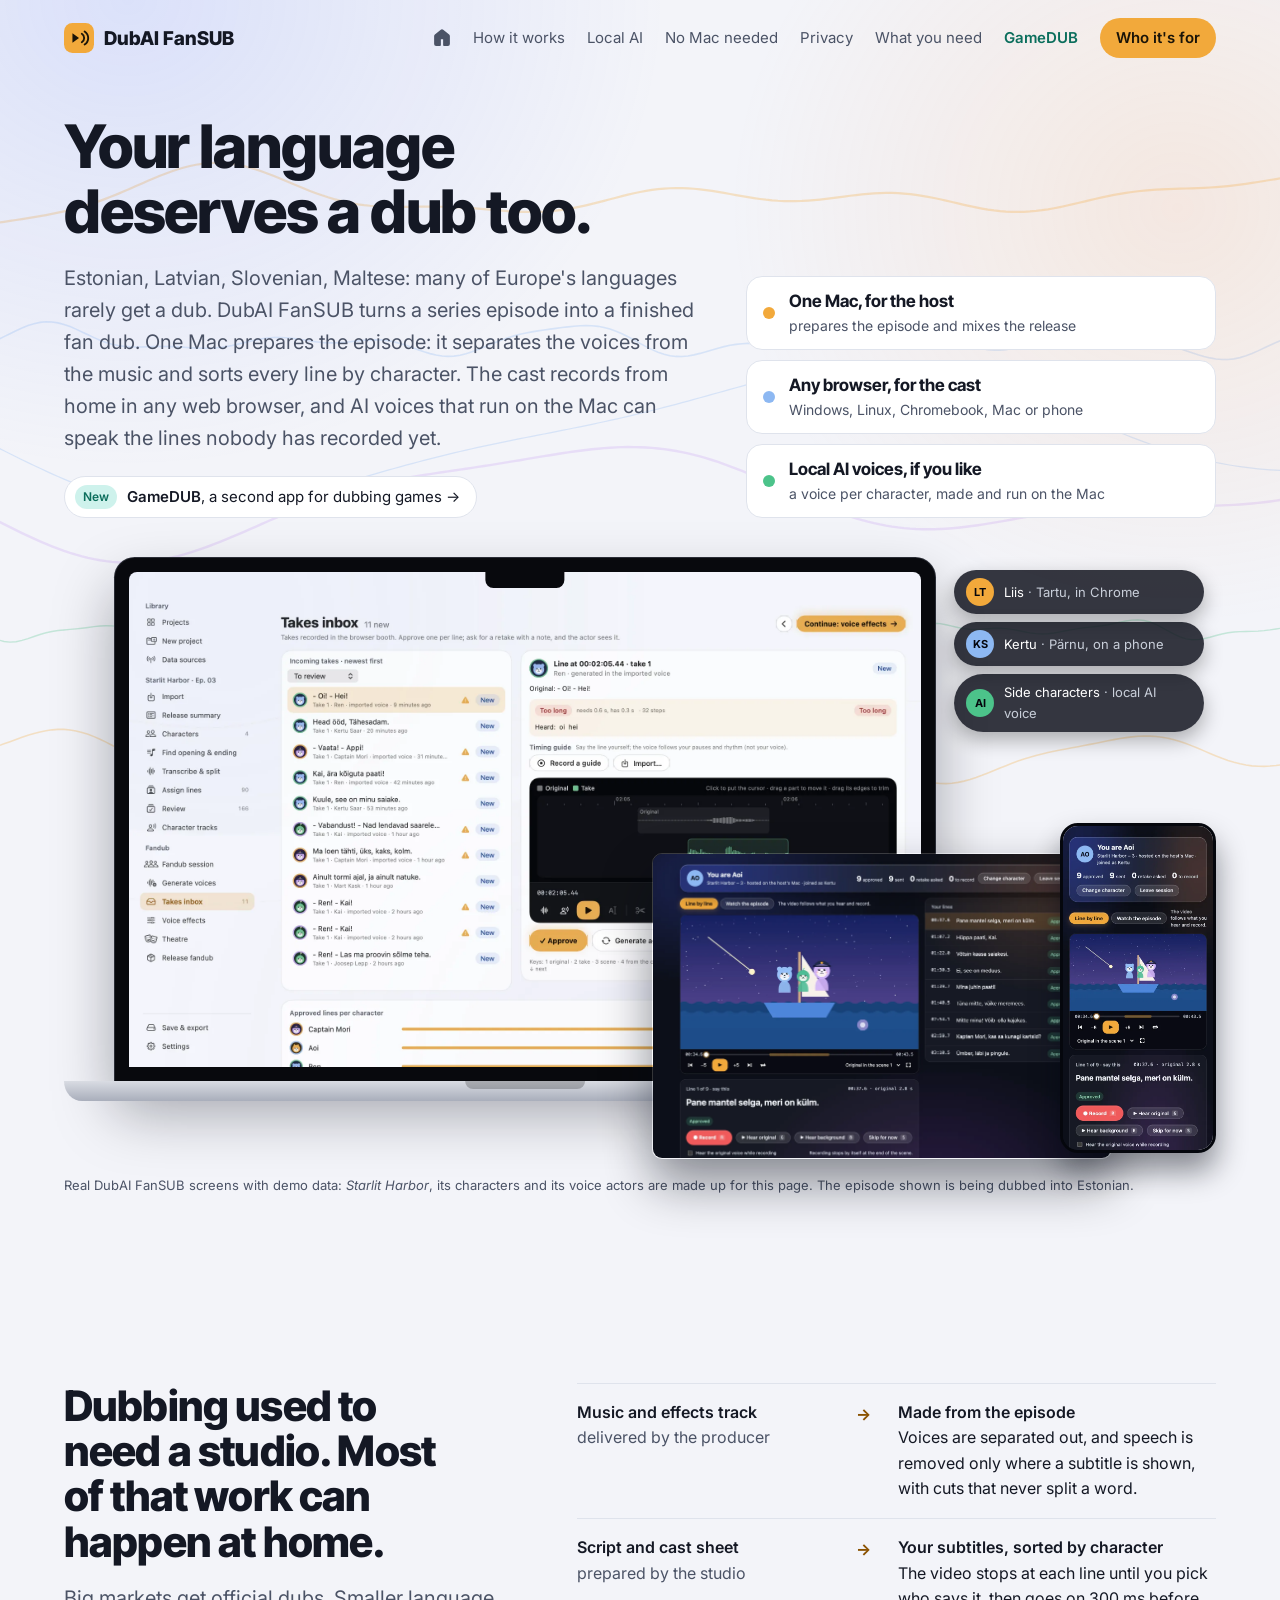
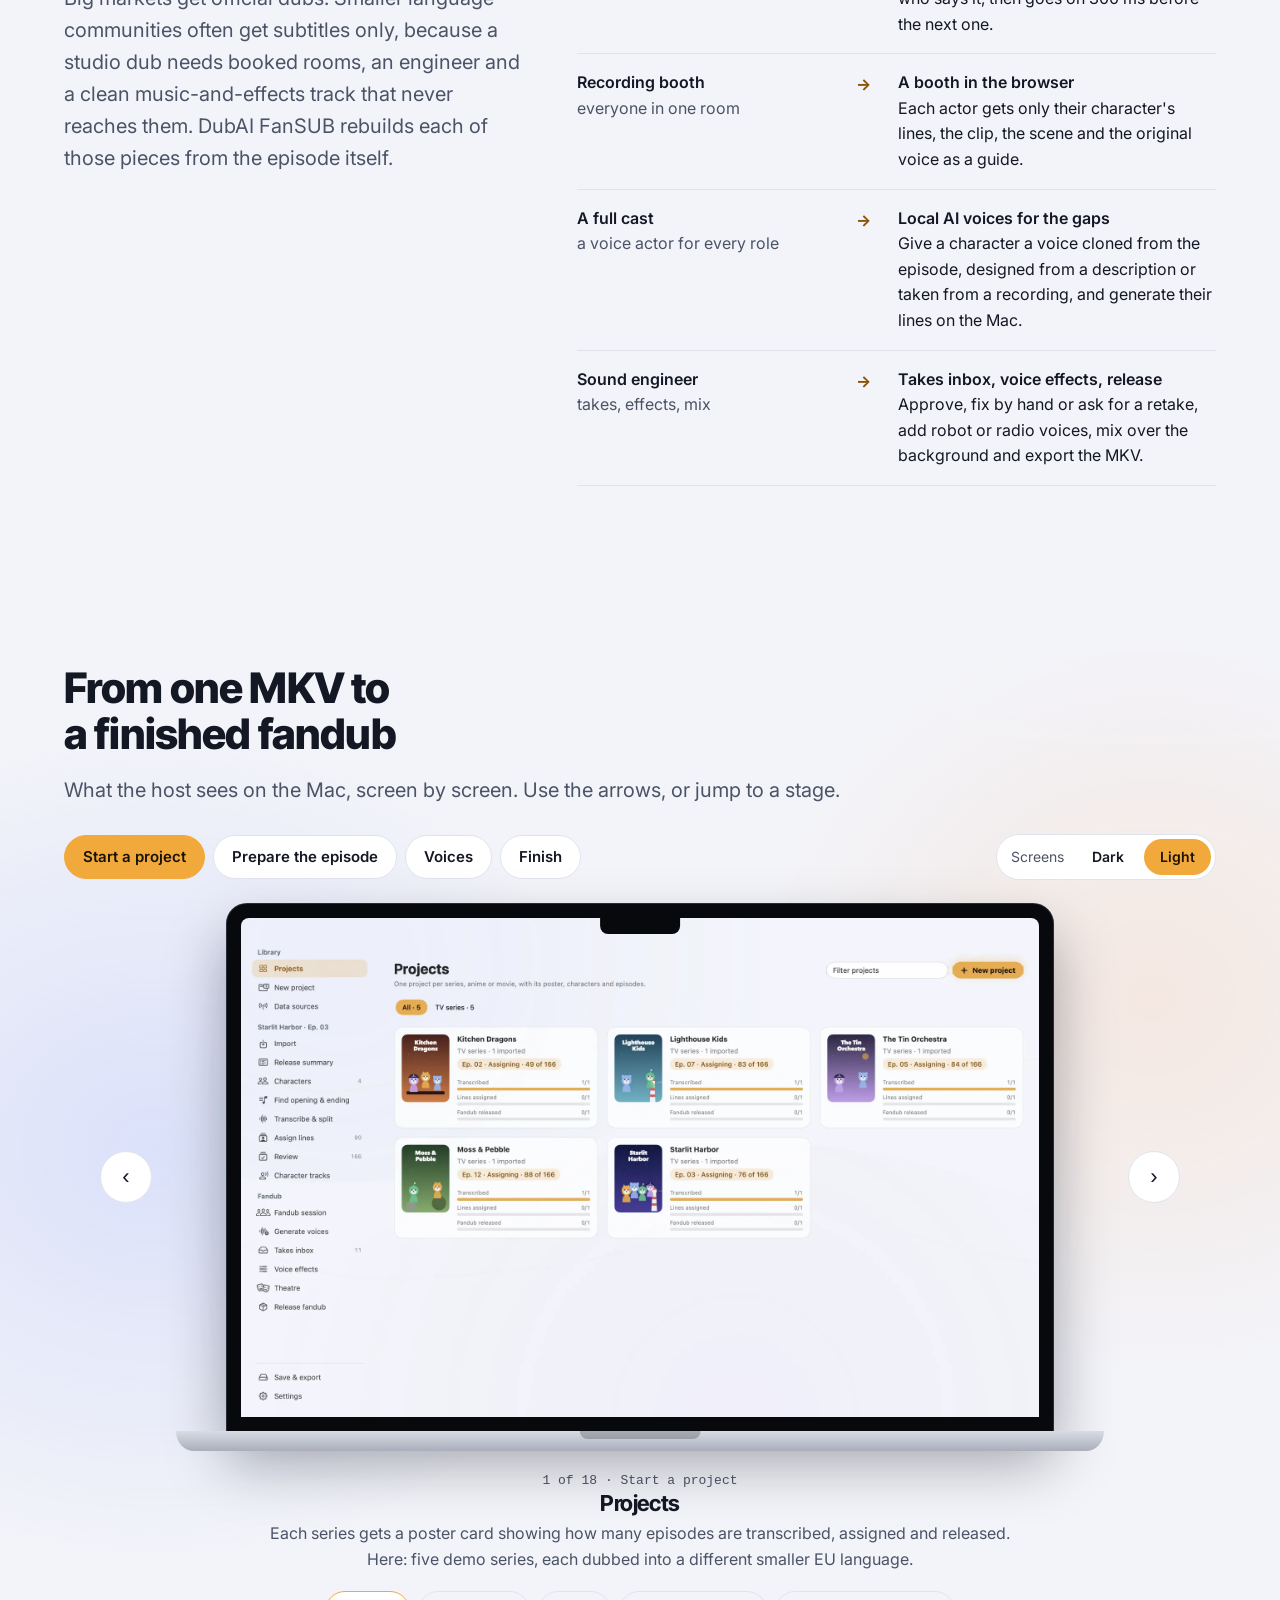
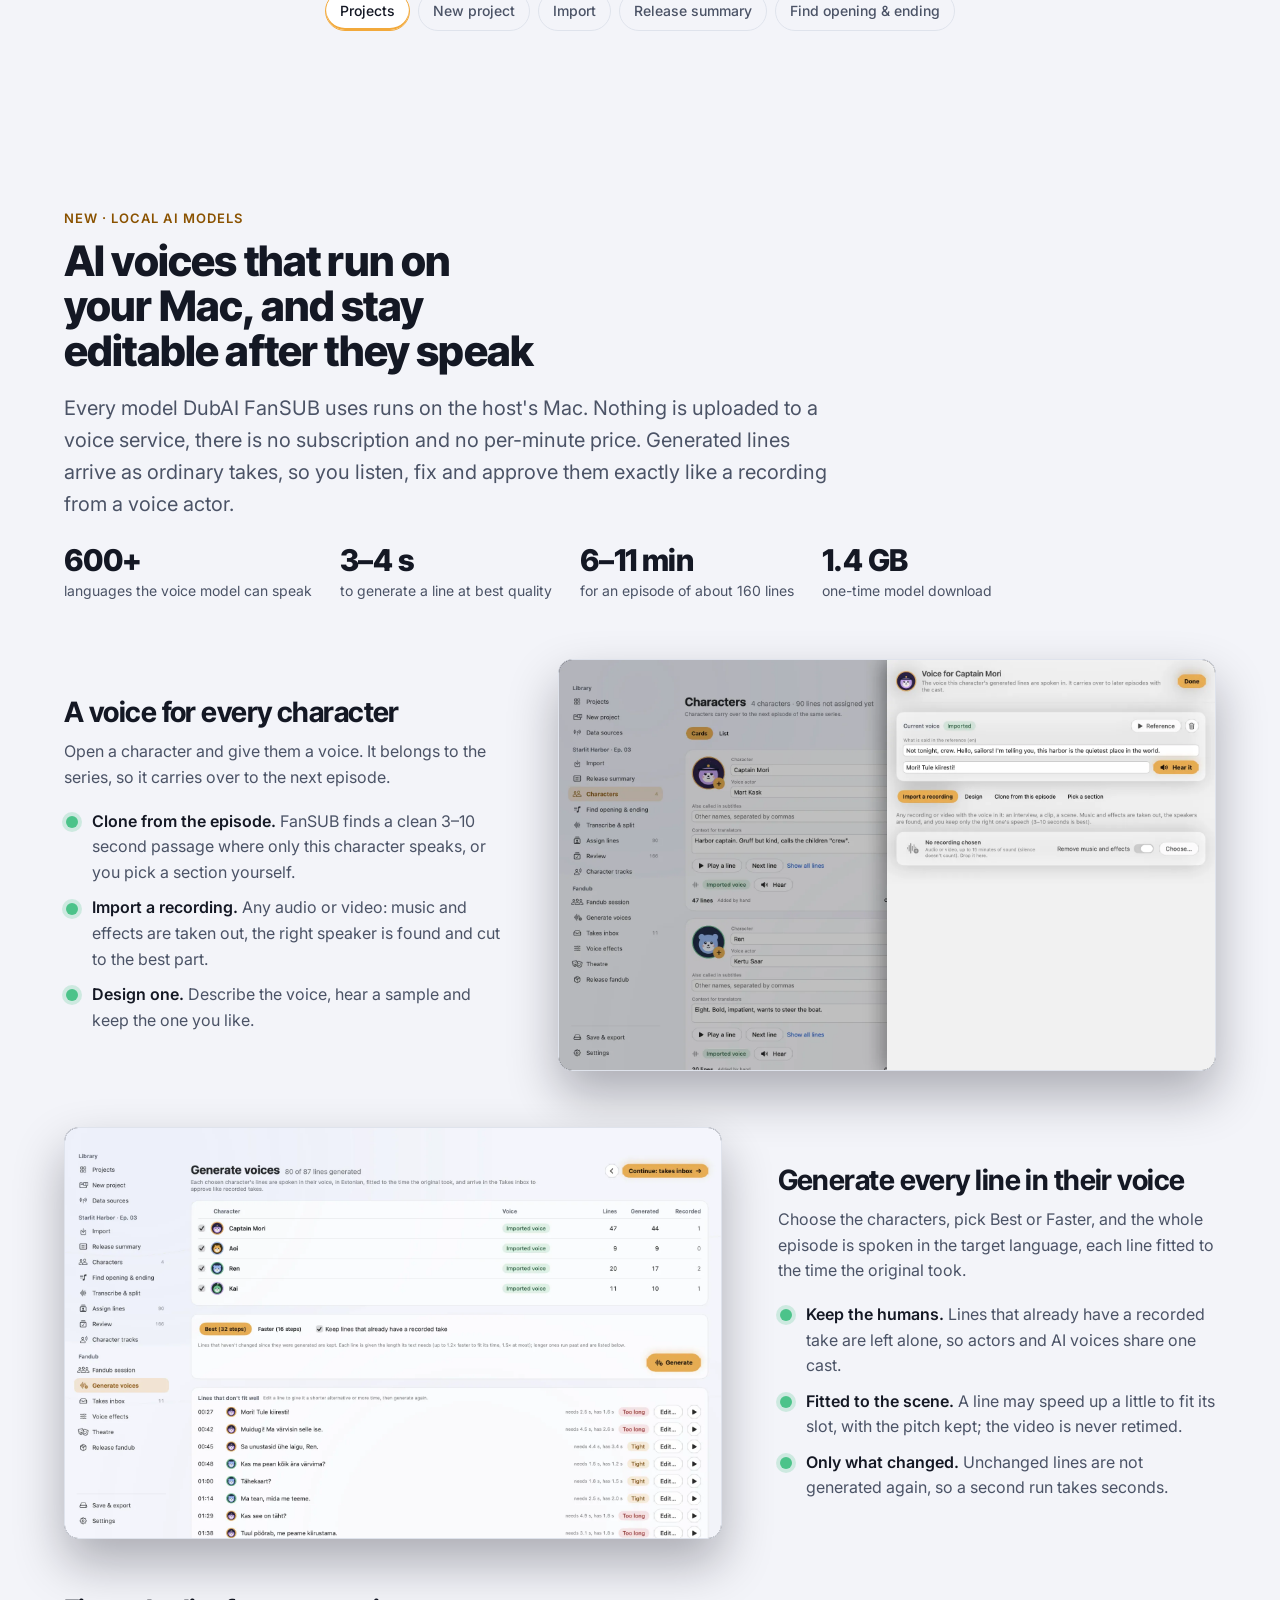
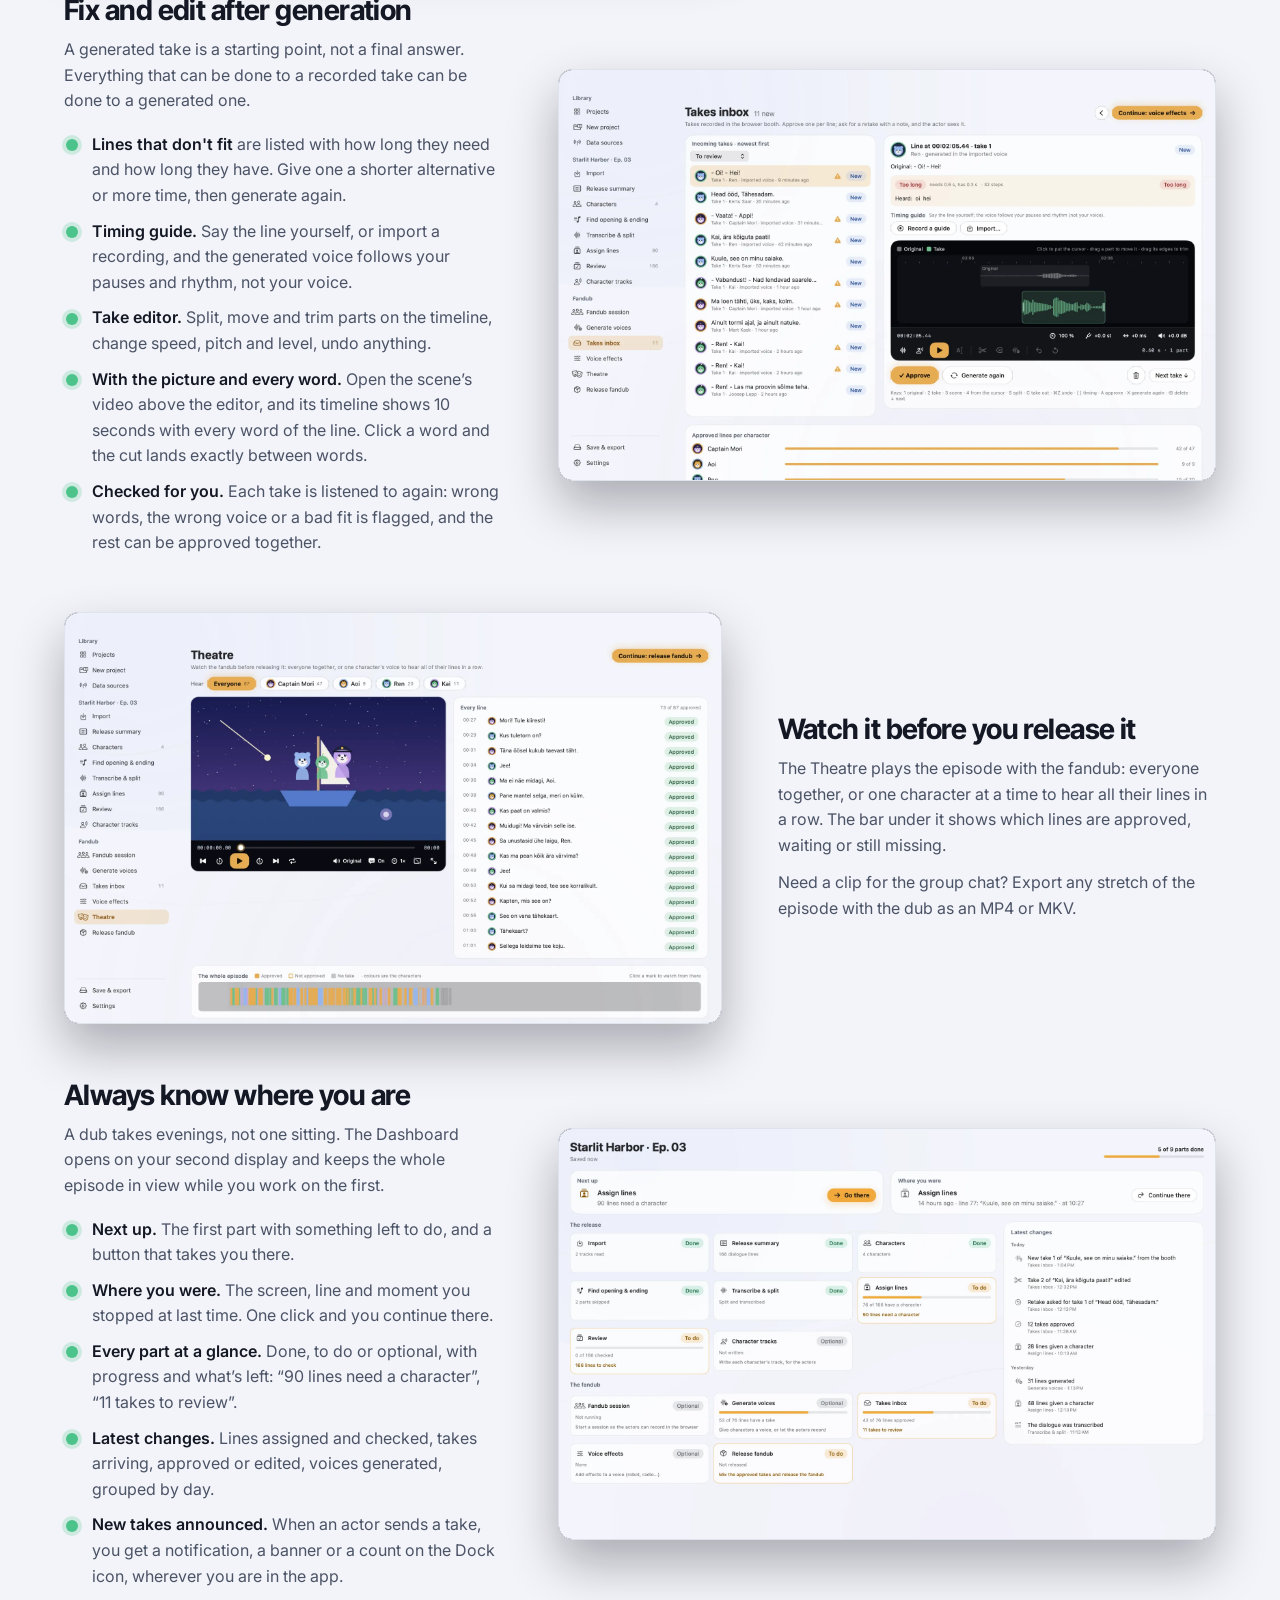
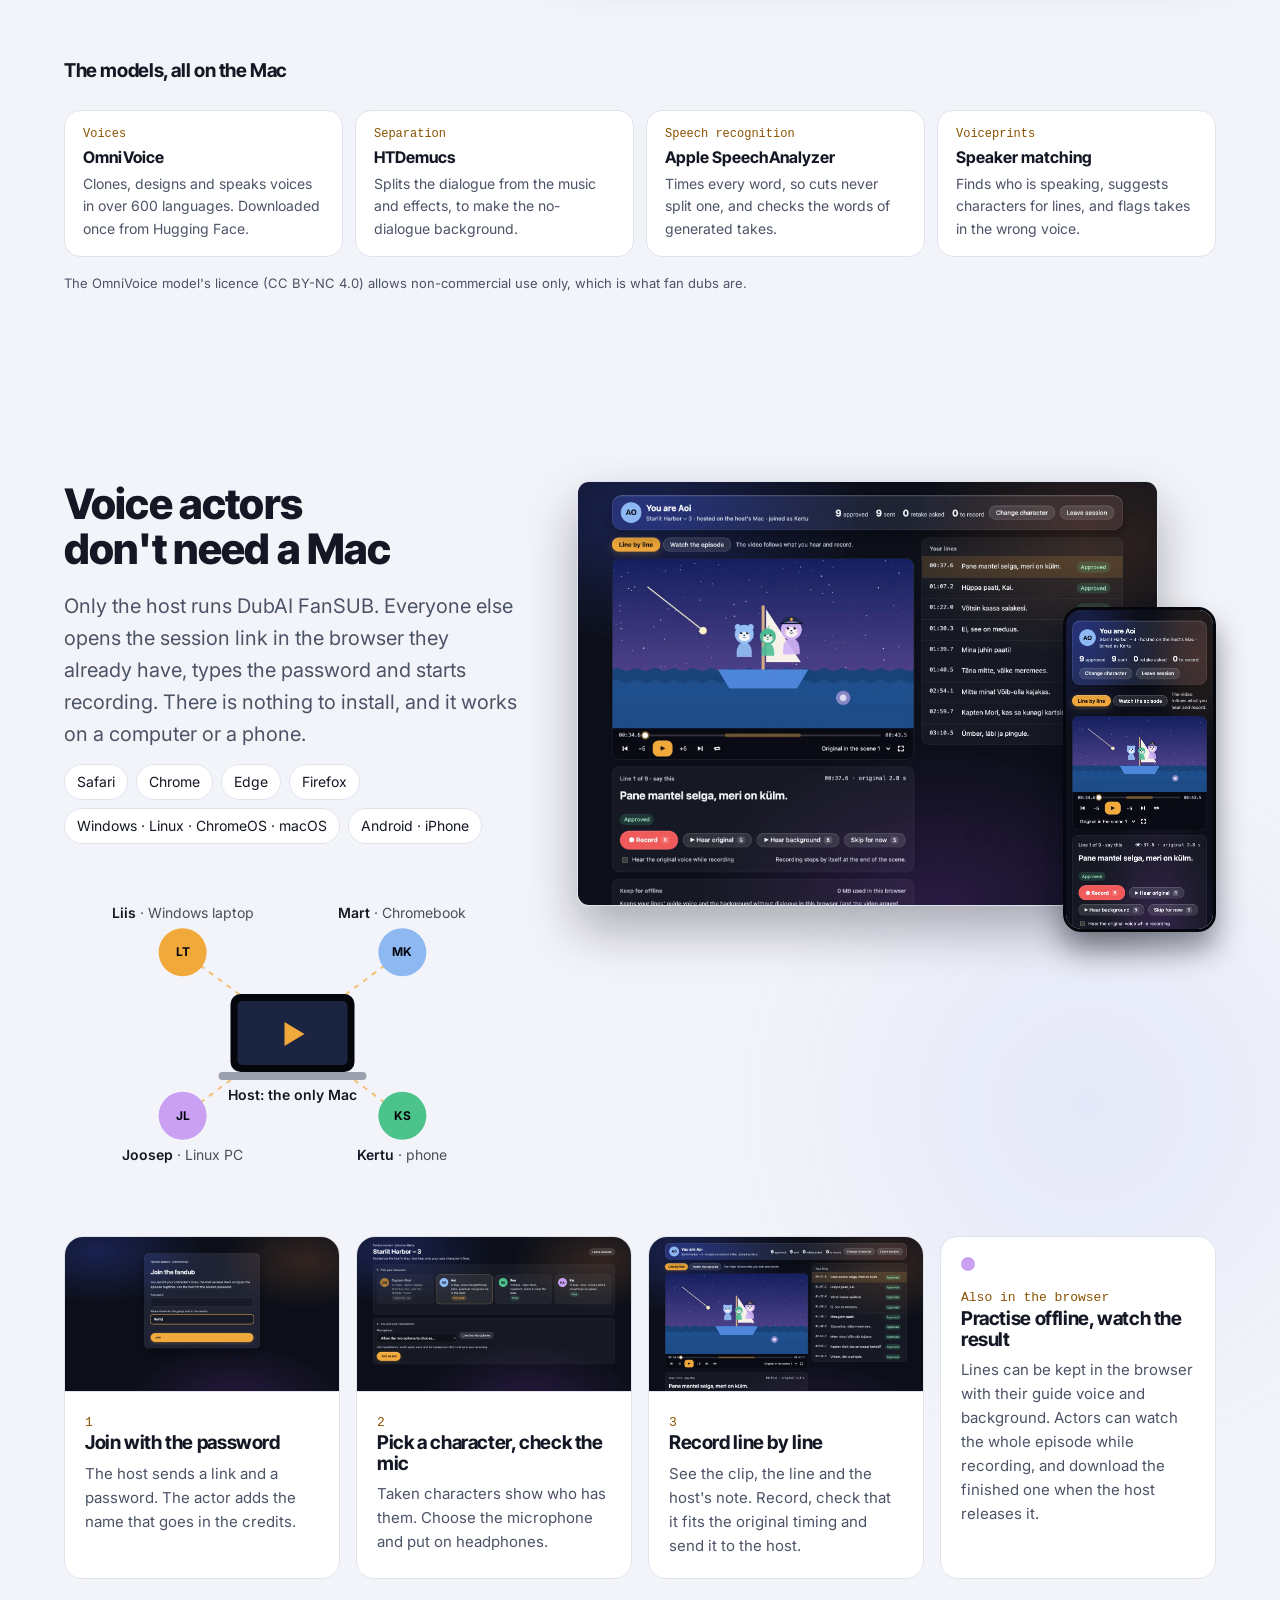
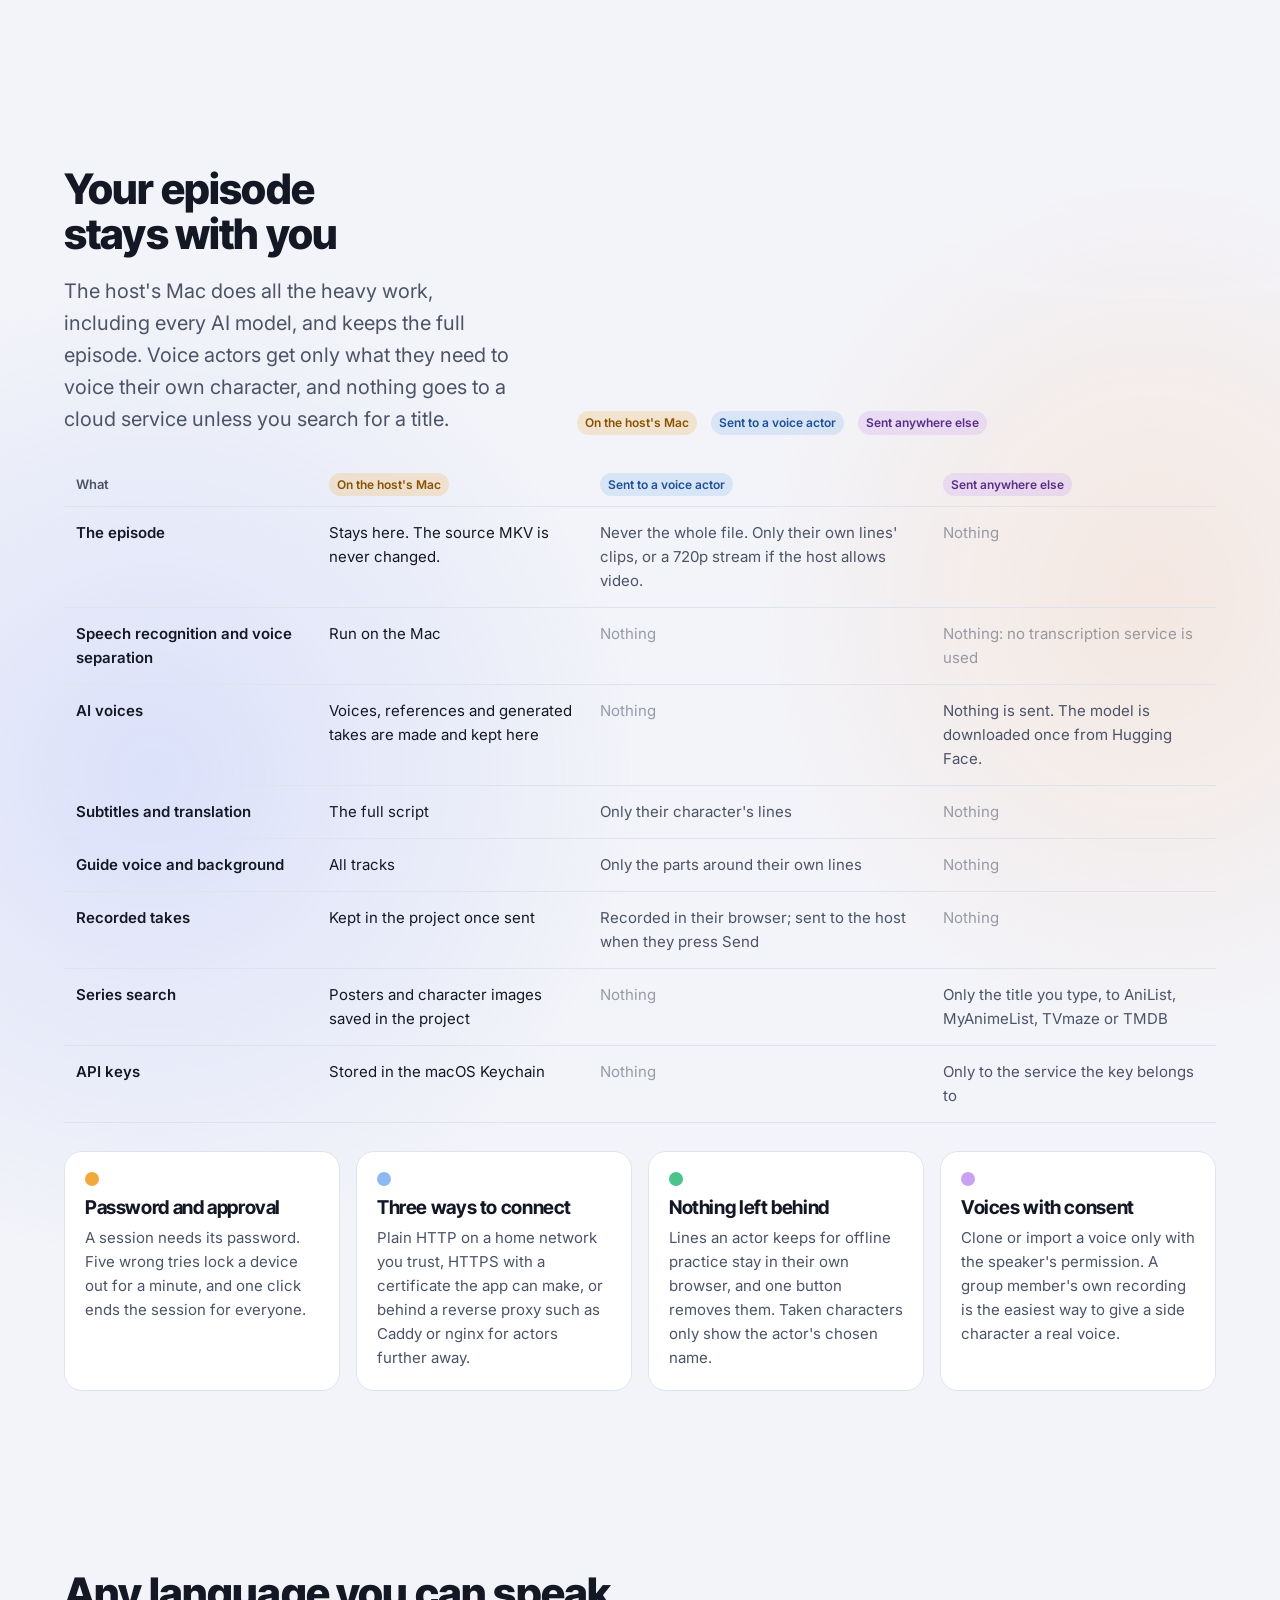
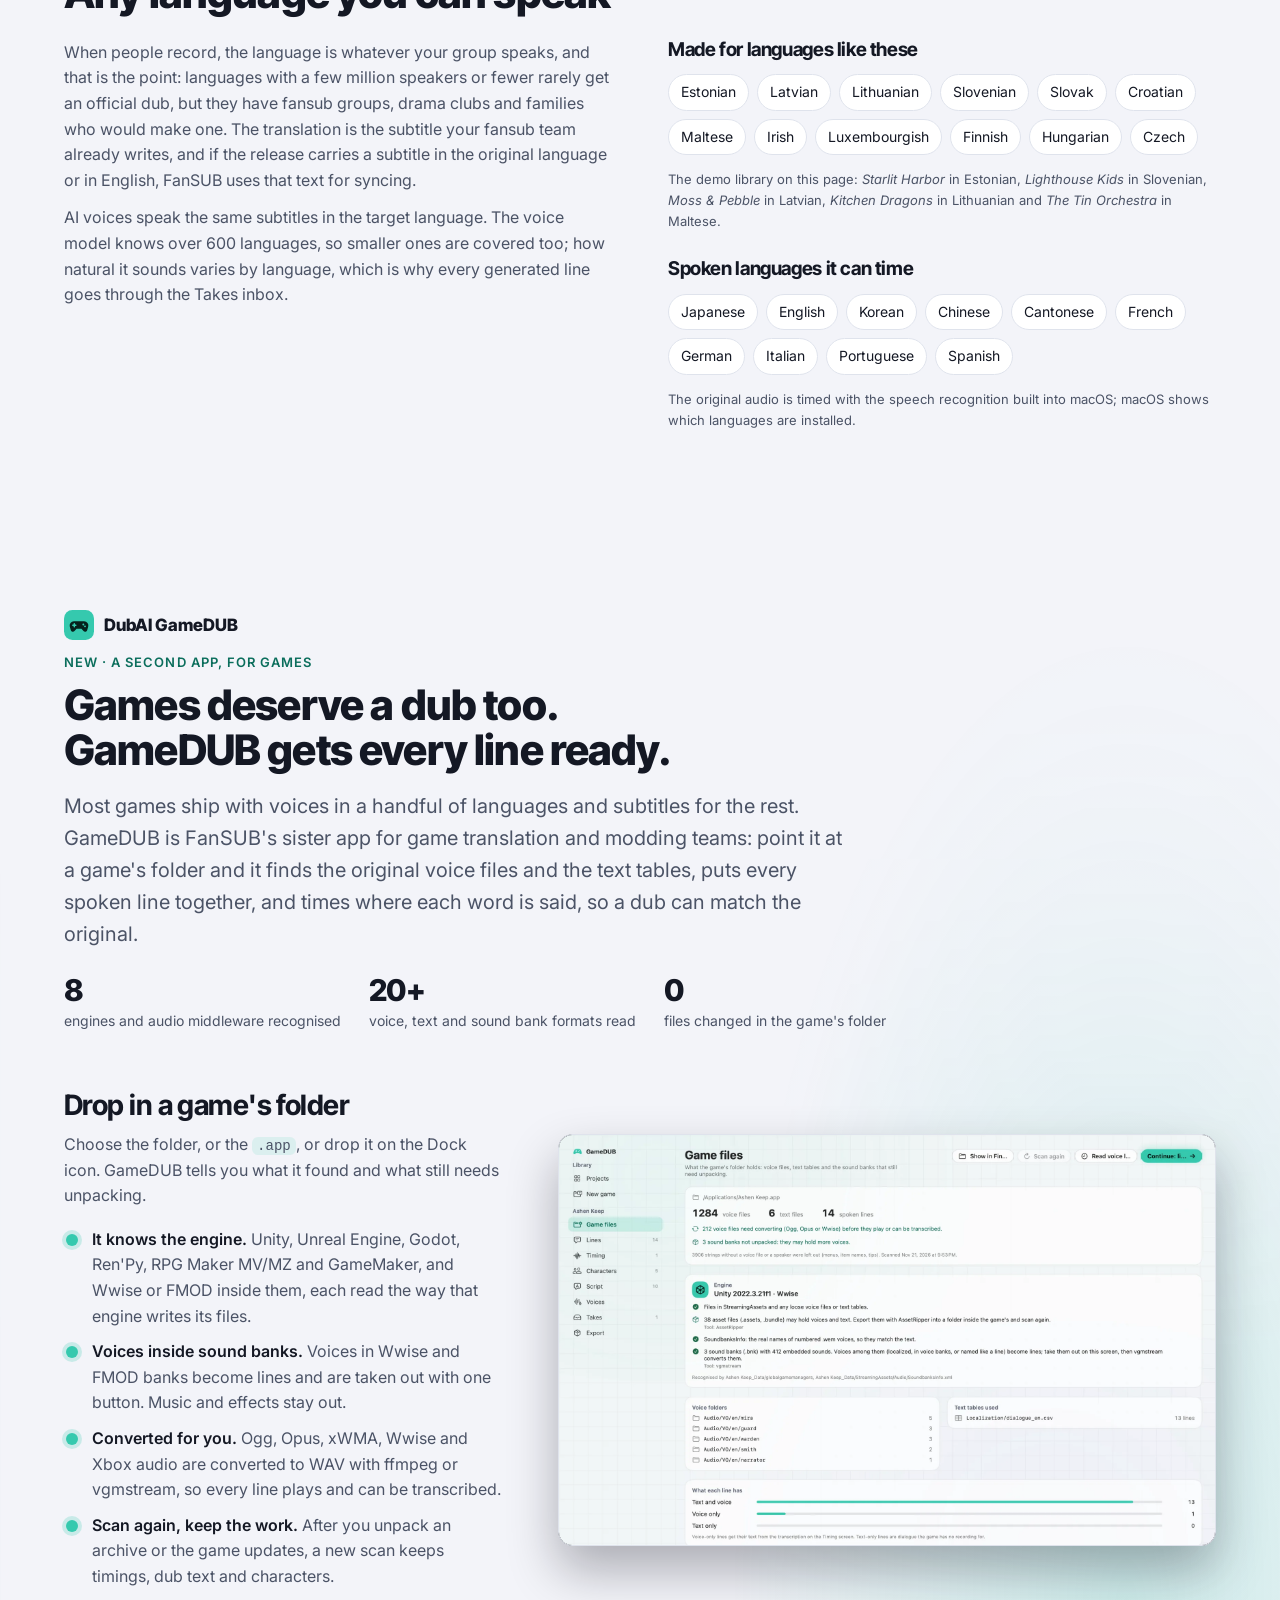
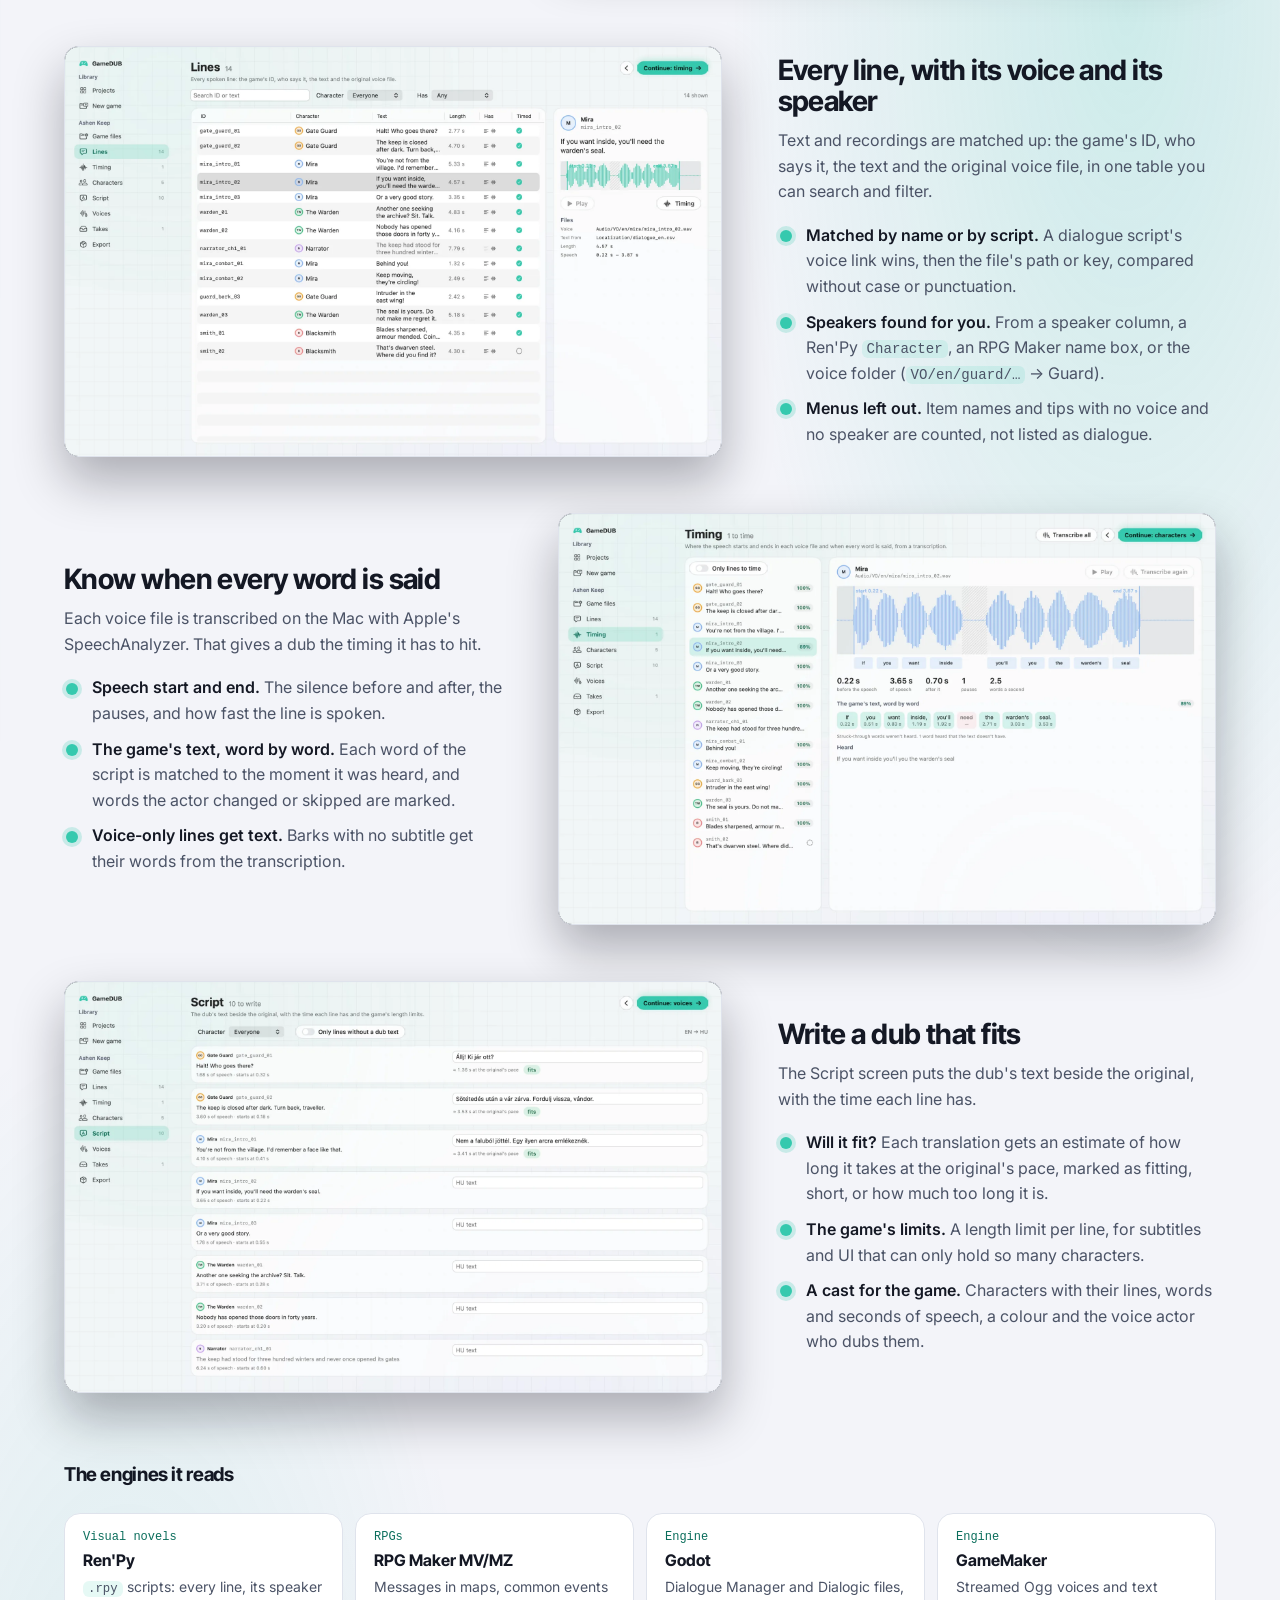
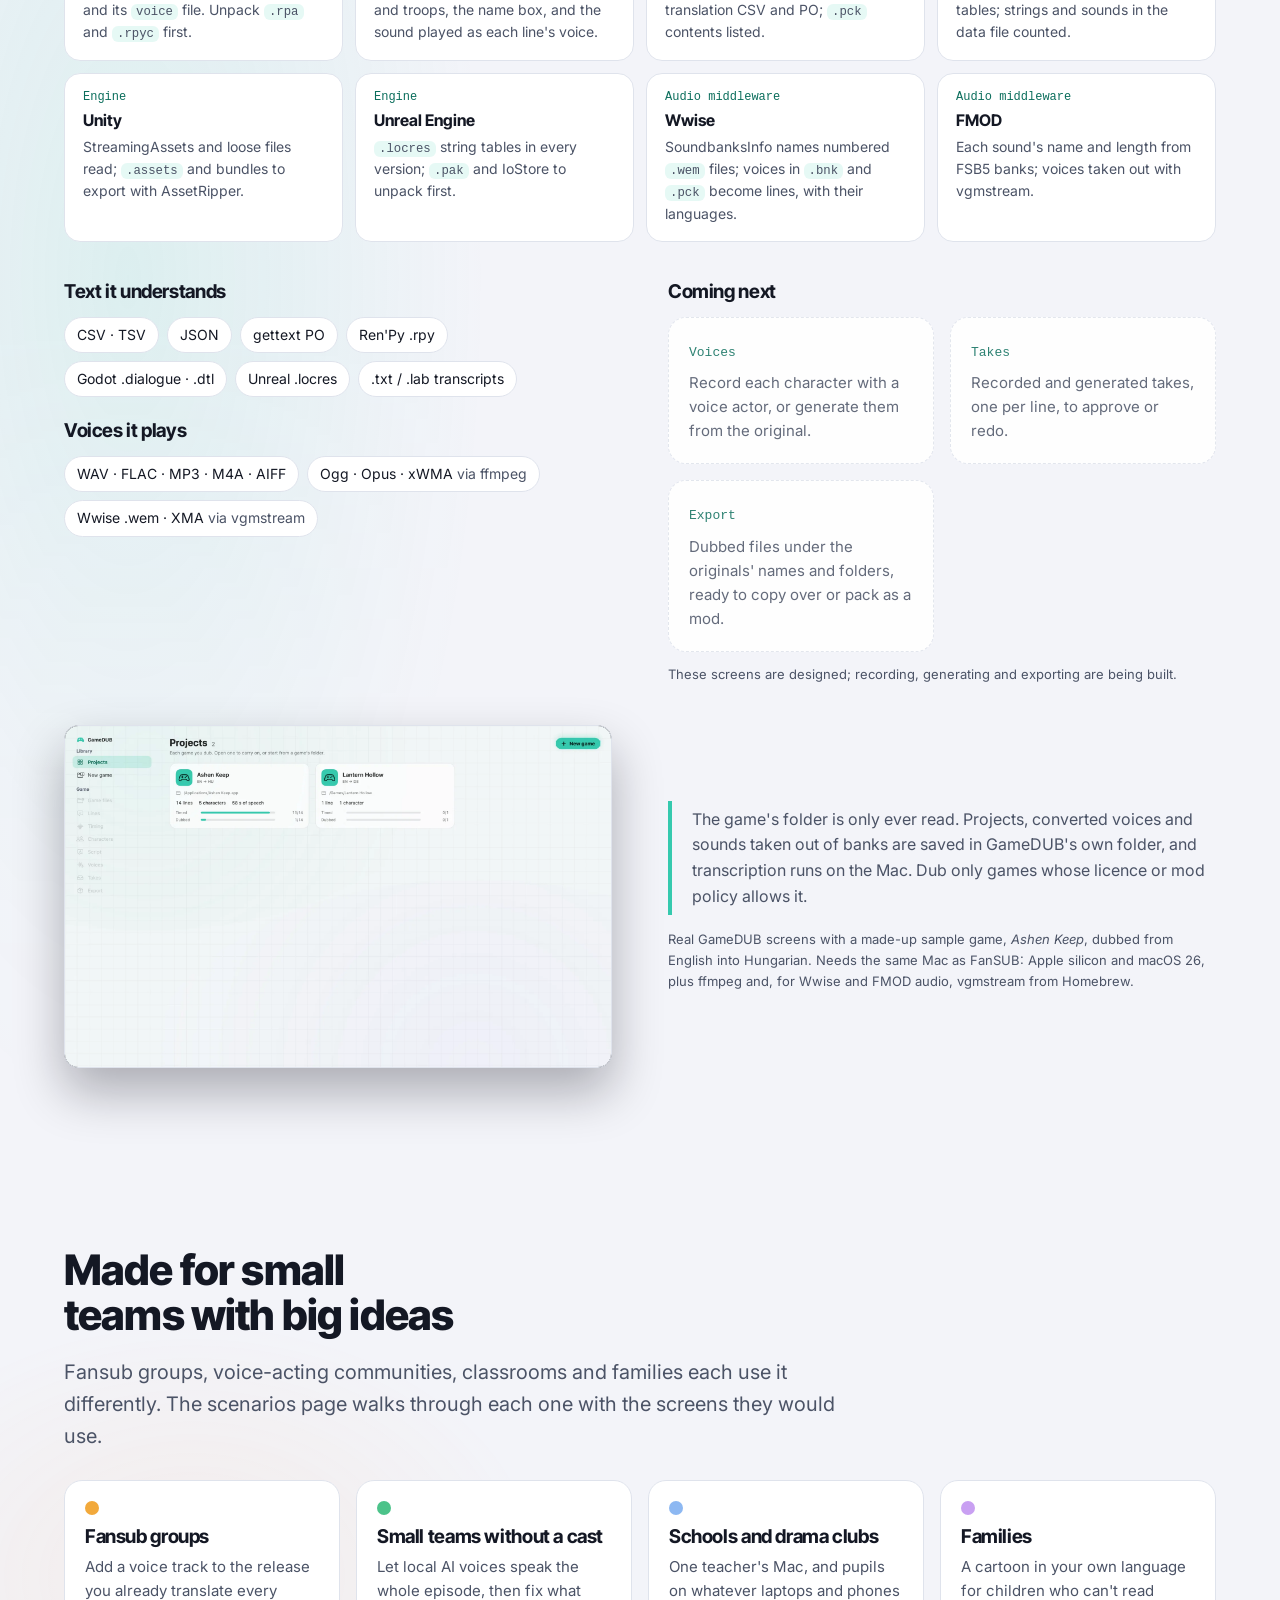
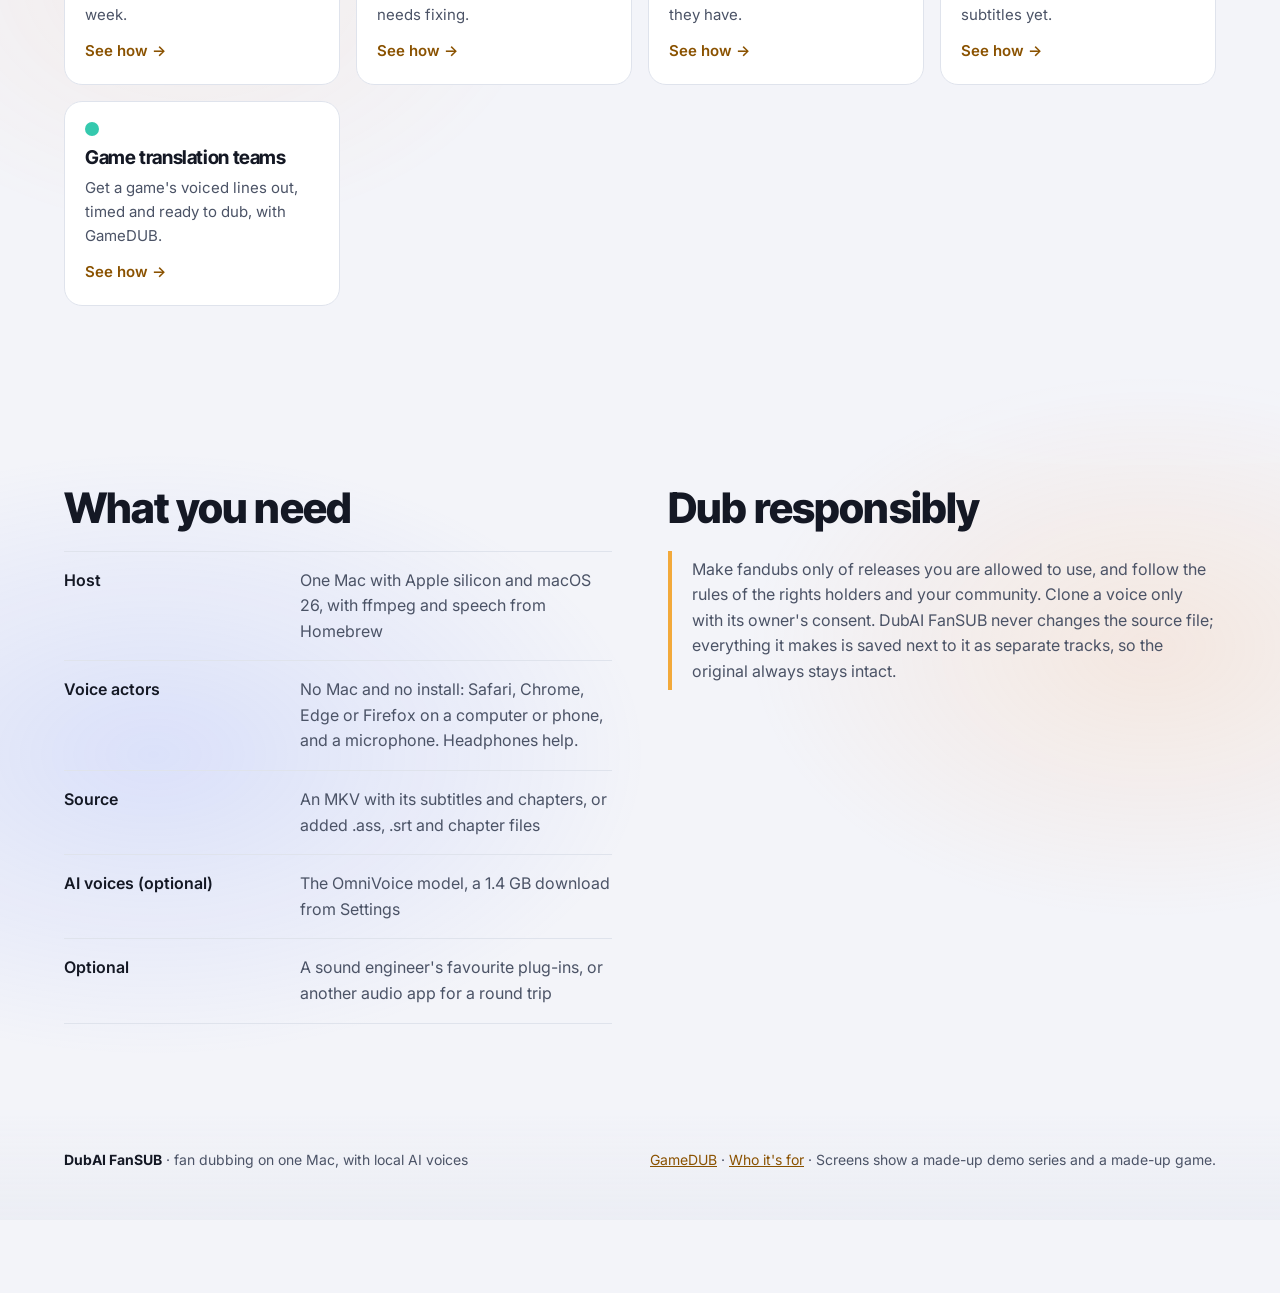
<file: dubai/index.html>
<!DOCTYPE html>
<html lang="en">
<head>
<meta charset="utf-8">
<meta name="viewport" content="width=device-width, initial-scale=1">
<title>DubAI FanSUB</title>
<meta name="description" content="Turn a series episode into a finished fan dub on one Mac: your cast records from any browser, and local AI voices can speak the lines nobody has recorded yet. And GameDUB, its sister app, gets a game's spoken lines ready to dub.">
<link rel="preconnect" href="https://fonts.googleapis.com">
<link rel="preconnect" href="https://fonts.gstatic.com" crossorigin>
<link href="https://fonts.googleapis.com/css2?family=Inter+Tight:wght@600;700;800&family=Inter:wght@400;500;600&display=swap" rel="stylesheet">
<link rel="stylesheet" href="site.css">
</head>
<body>
<canvas id="waves" aria-hidden="true"></canvas>
<header class="wall">
  <nav aria-label="Main">
    <a class="logo" href="./"><svg viewBox="0 0 32 32" aria-hidden="true"><rect width="32" height="32" rx="9" fill="#f2a93b"/><path d="M9 21V11l7 5-7 5z" fill="#1a1408"/><path d="M19 11.5c1.6 1 2.5 2.6 2.5 4.5s-.9 3.5-2.5 4.5M22 9c2.4 1.6 3.8 4.1 3.8 7s-1.4 5.4-3.8 7" stroke="#1a1408" stroke-width="2" fill="none" stroke-linecap="round"/></svg>DubAI FanSUB</a>
    <a class="l home" href="../index.html#DubAI" aria-label="Home" title="Home"><svg viewBox="0 0 16 16" width="18" height="18" fill="currentColor" aria-hidden="true" style="display:block"><path d="M6.906.664a1.749 1.749 0 0 1 2.187 0l5.25 4.2c.415.332.657.835.657 1.367v7.019A1.75 1.75 0 0 1 13.25 15h-3.5a.75.75 0 0 1-.75-.75V9H7v5.25a.75.75 0 0 1-.75.75h-3.5A1.75 1.75 0 0 1 1 13.25V6.23c0-.531.242-1.034.657-1.366l5.25-4.2Z"/></svg></a>
    <a class="l" href="#how">How it works</a><a class="l" href="#local-ai">Local AI</a><a class="l" href="#browser">No Mac needed</a><a class="l" href="#privacy">Privacy</a><a class="l" href="#needs">What you need</a><a class="l gdl" href="#gamedub">GameDUB</a><a class="cta" href="scenarios.html">Who it's for</a>
  </nav>
  <div class="band" id="top" style="padding-top:clamp(20px,3vw,40px)">
    <div class="wrap">
      <div class="top">
        <div>
          <h1>Your language deserves a dub too.</h1>
          <p class="lead">Estonian, Latvian, Slovenian, Maltese: many of Europe's languages rarely get a dub. DubAI FanSUB turns a series episode into a finished fan dub. One Mac prepares the episode: it separates the voices from the music and sorts every line by character. The cast records from home in any web browser, and AI voices that run on the Mac can speak the lines nobody has recorded yet.</p>
          <a class="newapp" href="#gamedub"><span class="tag t-gd">New</span><span><b>GameDUB</b>, a second app for dubbing games →</span></a>
        </div>
        <div class="needs" aria-label="What a group needs">
          <div class="need"><span class="dot" style="background:var(--ao)"></span><div><b>One Mac, for the host</b><span>prepares the episode and mixes the release</span></div></div>
          <div class="need"><span class="dot" style="background:var(--re)"></span><div><b>Any browser, for the cast</b><span>Windows, Linux, Chromebook, Mac or phone</span></div></div>
          <div class="need"><span class="dot" style="background:var(--ka)"></span><div><b>Local AI voices, if you like</b><span>a voice per character, made and run on the Mac</span></div></div>
        </div>
      </div>
      <div class="stage">
        <div class="mac"><div class="lid"><div class="screen"><img id="heroA" src="img/fs-takes.webp" alt="DubAI FanSUB on the host's Mac: the Takes inbox, with incoming takes on the left and the take editor on the right" width="1920" height="1200"></div></div><div class="deck"></div></div>
        <div class="bwin"><picture><source srcset="img/light/web-booth.webp" media="(prefers-color-scheme: light)"><img src="img/web-booth.webp" alt="A voice actor's recording booth in a web browser: the video clip, the line to say, a Record button and the list of their lines" width="1848" height="1350"></picture></div>
        <div class="ph"><picture><source srcset="img/light/web-phone.webp" media="(prefers-color-scheme: light)"><img src="img/web-phone.webp" alt="The same recording booth on a phone" width="585" height="1266"></picture></div>
        <div class="voices" aria-label="Example cast: two people recording from home and one generated voice">
          <div class="voice"><span class="av" style="background:var(--ao)">LT</span><span>Liis <i>· Tartu, in Chrome</i></span></div>
          <div class="voice"><span class="av" style="background:var(--re)">KS</span><span>Kertu <i>· Pärnu, on a phone</i></span></div>
          <div class="voice"><span class="av" style="background:var(--ka)">AI</span><span>Side characters <i>· local AI voice</i></span></div>
        </div>
      </div>
      <p class="note" style="margin-top:16px">Real DubAI FanSUB screens with demo data: <i>Starlit Harbor</i>, its characters and its voice actors are made up for this page. The episode shown is being dubbed into Estonian.</p>
    </div>
  </div>
</header>

<section class="band" id="why">
  <div class="wrap swap">
    <div>
      <h2>Dubbing used to need a studio. Most of that work can happen at home.</h2>
      <p class="lead">Big markets get official dubs. Smaller language communities often get subtitles only, because a studio dub needs booked rooms, an engineer and a clean music-and-effects track that never reaches them. DubAI FanSUB rebuilds each of those pieces from the episode itself.</p>
    </div>
    <div class="rows" role="table" aria-label="Studio needs compared with DubAI FanSUB">
      <div class="row" role="row"><div class="s" role="cell"><b>Music and effects track</b>delivered by the producer</div><div class="arr" aria-hidden="true">→</div><div class="h" role="cell"><b>Made from the episode</b>Voices are separated out, and speech is removed only where a subtitle is shown, with cuts that never split a word.</div></div>
      <div class="row" role="row"><div class="s" role="cell"><b>Script and cast sheet</b>prepared by the studio</div><div class="arr" aria-hidden="true">→</div><div class="h" role="cell"><b>Your subtitles, sorted by character</b>The video stops at each line until you pick who says it, then goes on 300 ms before the next one.</div></div>
      <div class="row" role="row"><div class="s" role="cell"><b>Recording booth</b>everyone in one room</div><div class="arr" aria-hidden="true">→</div><div class="h" role="cell"><b>A booth in the browser</b>Each actor gets only their character's lines, the clip, the scene and the original voice as a guide.</div></div>
      <div class="row" role="row"><div class="s" role="cell"><b>A full cast</b>a voice actor for every role</div><div class="arr" aria-hidden="true">→</div><div class="h" role="cell"><b>Local AI voices for the gaps</b>Give a character a voice cloned from the episode, designed from a description or taken from a recording, and generate their lines on the Mac.</div></div>
      <div class="row" role="row"><div class="s" role="cell"><b>Sound engineer</b>takes, effects, mix</div><div class="arr" aria-hidden="true">→</div><div class="h" role="cell"><b>Takes inbox, voice effects, release</b>Approve, fix by hand or ask for a retake, add robot or radio voices, mix over the background and export the MKV.</div></div>
    </div>
  </div>
</section>

<section class="band wall" id="how">
  <div class="wrap">
    <h2>From one MKV to a finished fandub</h2>
    <p class="lead">What the host sees on the Mac, screen by screen. Use the arrows, or jump to a stage.</p>
    <div class="bar"><div class="tabs" role="tablist" aria-label="Stages" id="tabs"></div><div class="mode" role="group" aria-label="Screens shown in"><span>Screens</span><button type="button" data-m="dark">Dark</button><button type="button" data-m="light">Light</button></div></div>
    <div class="car" id="car" role="group" aria-roledescription="carousel" aria-label="DubAI FanSUB screens">
      <button type="button" class="arrow" id="prev" aria-label="Previous screen">‹</button>
      <div class="mac"><div class="lid"><div class="screen"><div class="track" id="track"></div></div></div><div class="deck"></div></div>
      <button type="button" class="arrow" id="next" aria-label="Next screen">›</button>
    </div>
    <div class="cap" aria-live="polite"><div class="n" id="capN"></div><h3 id="capT"></h3><p id="capP"></p></div>
    <div class="chips" role="tablist" aria-label="Screens in this stage" id="chips"></div>
  </div>
</section>

<section class="band" id="local-ai">
  <div class="wrap">
    <p class="eyebrow">New · Local AI models</p>
    <h2>AI voices that run on your Mac, and stay editable after they speak</h2>
    <p class="lead">Every model DubAI FanSUB uses runs on the host's Mac. Nothing is uploaded to a voice service, there is no subscription and no per-minute price. Generated lines arrive as ordinary takes, so you listen, fix and approve them exactly like a recording from a voice actor.</p>
    <div class="stats">
      <div class="stat"><b>600+</b><span>languages the voice model can speak</span></div>
      <div class="stat"><b>3–4 s</b><span>to generate a line at best quality</span></div>
      <div class="stat"><b>6–11 min</b><span>for an episode of about 160 lines</span></div>
      <div class="stat"><b>1.4 GB</b><span>one-time model download</span></div>
    </div>

    <div class="ai-feat">
      <div class="ai-text">
        <h3>A voice for every character</h3>
        <p>Open a character and give them a voice. It belongs to the series, so it carries over to the next episode.</p>
        <ul class="ticks">
          <li><b>Clone from the episode.</b> FanSUB finds a clean 3–10 second passage where only this character speaks, or you pick a section yourself.</li>
          <li><b>Import a recording.</b> Any audio or video: music and effects are taken out, the right speaker is found and cut to the best part.</li>
          <li><b>Design one.</b> Describe the voice, hear a sample and keep the one you like.</li>
        </ul>
      </div>
      <figure class="shot"><picture><source srcset="img/light/fs-voice.webp" media="(prefers-color-scheme: light)"><img src="img/fs-voice.webp" alt="The Voice panel over the Characters screen: the current imported voice with its reference text, a Hear it button, and tabs for Import a recording, Design, Clone from this episode and Pick a section" width="1920" height="1200" loading="lazy"></picture></figure>
    </div>

    <div class="ai-feat flip">
      <div class="ai-text">
        <h3>Generate every line in their voice</h3>
        <p>Choose the characters, pick Best or Faster, and the whole episode is spoken in the target language, each line fitted to the time the original took.</p>
        <ul class="ticks">
          <li><b>Keep the humans.</b> Lines that already have a recorded take are left alone, so actors and AI voices share one cast.</li>
          <li><b>Fitted to the scene.</b> A line may speed up a little to fit its slot, with the pitch kept; the video is never retimed.</li>
          <li><b>Only what changed.</b> Unchanged lines are not generated again, so a second run takes seconds.</li>
        </ul>
      </div>
      <figure class="shot"><picture><source srcset="img/light/fs-generate.webp" media="(prefers-color-scheme: light)"><img src="img/fs-generate.webp" alt="Generate voices: four characters with imported voices and their line counts, Best (32 steps) or Faster (16 steps), a Generate button, and a list of lines that don't fit well marked Too long or Tight" width="1920" height="1200" loading="lazy"></picture></figure>
    </div>

    <div class="ai-feat">
      <div class="ai-text">
        <h3>Fix and edit after generation</h3>
        <p>A generated take is a starting point, not a final answer. Everything that can be done to a recorded take can be done to a generated one.</p>
        <ul class="ticks">
          <li><b>Lines that don't fit</b> are listed with how long they need and how long they have. Give one a shorter alternative or more time, then generate again.</li>
          <li><b>Timing guide.</b> Say the line yourself, or import a recording, and the generated voice follows your pauses and rhythm, not your voice.</li>
          <li><b>Take editor.</b> Split, move and trim parts on the timeline, change speed, pitch and level, undo anything.</li>
          <li><b>With the picture and every word.</b> Open the scene’s video above the editor, and its timeline shows 10 seconds with every word of the line. Click a word and the cut lands exactly between words.</li>
          <li><b>Checked for you.</b> Each take is listened to again: wrong words, the wrong voice or a bad fit is flagged, and the rest can be approved together.</li>
        </ul>
      </div>
      <figure class="shot"><picture><source srcset="img/light/fs-takes.webp" media="(prefers-color-scheme: light)"><img src="img/fs-takes.webp" alt="Takes inbox: a generated take marked Too long, the Timing guide with Record a guide and Import, the take editor timeline with the original and the take, and Approve and Generate again buttons" width="1920" height="1200" loading="lazy"></picture></figure>
    </div>

    <div class="ai-feat flip">
      <div class="ai-text">
        <h3>Watch it before you release it</h3>
        <p>The Theatre plays the episode with the fandub: everyone together, or one character at a time to hear all their lines in a row. The bar under it shows which lines are approved, waiting or still missing.</p>
        <p style="margin-top:12px">Need a clip for the group chat? Export any stretch of the episode with the dub as an MP4 or MKV.</p>
      </div>
      <figure class="shot"><picture><source srcset="img/light/fs-theatre.webp" media="(prefers-color-scheme: light)"><img src="img/fs-theatre.webp" alt="Theatre: a player, a Hear filter for everyone or one character, every line with its Approved state, and a bar of the whole episode coloured by character" width="1920" height="1200" loading="lazy"></picture></figure>
    </div>

    <div class="ai-feat">
      <div class="ai-text">
        <h3>Always know where you are</h3>
        <p>A dub takes evenings, not one sitting. The Dashboard opens on your second display and keeps the whole episode in view while you work on the first.</p>
        <ul class="ticks">
          <li><b>Next up.</b> The first part with something left to do, and a button that takes you there.</li>
          <li><b>Where you were.</b> The screen, line and moment you stopped at last time. One click and you continue there.</li>
          <li><b>Every part at a glance.</b> Done, to do or optional, with progress and what’s left: “90 lines need a character”, “11 takes to review”.</li>
          <li><b>Latest changes.</b> Lines assigned and checked, takes arriving, approved or edited, voices generated, grouped by day.</li>
          <li><b>New takes announced.</b> When an actor sends a take, you get a notification, a banner or a count on the Dock icon, wherever you are in the app.</li>
        </ul>
      </div>
      <figure class="shot"><picture><source srcset="img/light/fs-dashboard.webp" media="(prefers-color-scheme: light)"><img src="img/fs-dashboard.webp" alt="Dashboard for Starlit Harbor, episode 3: Next up is Assign lines with 90 lines needing a character, Where you were shows line 77 from 14 hours ago with Continue there, cards for every part with their progress, and a list of the latest changes by day" width="1920" height="1200" loading="lazy"></picture></figure>
    </div>

    <h3 style="margin-top:72px">The models, all on the Mac</h3>
    <div class="models">
      <div class="model"><span class="what">Voices</span><b>OmniVoice</b><p>Clones, designs and speaks voices in over 600 languages. Downloaded once from Hugging Face.</p></div>
      <div class="model"><span class="what">Separation</span><b>HTDemucs</b><p>Splits the dialogue from the music and effects, to make the no-dialogue background.</p></div>
      <div class="model"><span class="what">Speech recognition</span><b>Apple SpeechAnalyzer</b><p>Times every word, so cuts never split one, and checks the words of generated takes.</p></div>
      <div class="model"><span class="what">Voiceprints</span><b>Speaker matching</b><p>Finds who is speaking, suggests characters for lines, and flags takes in the wrong voice.</p></div>
    </div>
    <p class="note" style="margin-top:16px">The OmniVoice model's licence (CC BY-NC 4.0) allows non-commercial use only, which is what fan dubs are.</p>
  </div>
</section>

<section class="band wall" id="browser">
  <div class="wrap">
    <div class="swap">
      <div>
        <h2>Voice actors don't need a Mac</h2>
        <p class="lead">Only the host runs DubAI FanSUB. Everyone else opens the session link in the browser they already have, types the password and starts recording. There is nothing to install, and it works on a computer or a phone.</p>
        <div class="langs"><span class="chip">Safari</span><span class="chip">Chrome</span><span class="chip">Edge</span><span class="chip">Firefox</span><span class="chip">Windows · Linux · ChromeOS · macOS</span><span class="chip">Android · iPhone</span></div>
        <div class="map" style="margin-top:20px" aria-label="Diagram: the host's Mac in the middle, four voice actors connected from different devices"><svg id="net" role="img" aria-label="Host Mac connected to four voice actors on a Windows laptop, a Chromebook, a phone and a Linux PC"></svg></div>
      </div>
      <div class="duo">
        <div class="bw"><picture><source srcset="img/light/web-booth.webp" media="(prefers-color-scheme: light)"><img src="img/web-booth.webp" alt="Browser recording booth: the actor's character and progress, the video clip, the line to say, Record, Hear original and Hear background buttons, and the list of their lines" width="1848" height="1350"></picture></div>
        <div class="ph"><picture><source srcset="img/light/web-phone.webp" media="(prefers-color-scheme: light)"><img src="img/web-phone.webp" alt="The booth at phone width, with a large Record button" width="585" height="1266"></picture></div>
      </div>
    </div>
    <div class="b3">
      <div class="card"><div class="th"><picture><source srcset="img/light/web-join.webp" media="(prefers-color-scheme: light)"><img src="img/web-join.webp" alt="Join page in a browser asking for the session password and a name" width="1848" height="1158" loading="lazy"></picture></div><span class="k">1</span><h3>Join with the password</h3><p>The host sends a link and a password. The actor adds the name that goes in the credits.</p></div>
      <div class="card"><div class="th"><picture><source srcset="img/light/web-pick.webp" media="(prefers-color-scheme: light)"><img src="img/web-pick.webp" alt="Page to pick a character and choose the microphone" width="1848" height="1158" loading="lazy"></picture></div><span class="k">2</span><h3>Pick a character, check the mic</h3><p>Taken characters show who has them. Choose the microphone and put on headphones.</p></div>
      <div class="card"><div class="th"><picture><source srcset="img/light/web-booth.webp" media="(prefers-color-scheme: light)"><img src="img/web-booth.webp" alt="Recording booth in the browser" width="1848" height="1350" loading="lazy"></picture></div><span class="k">3</span><h3>Record line by line</h3><p>See the clip, the line and the host's note. Record, check that it fits the original timing and send it to the host.</p></div>
      <div class="card"><span class="dot" style="background:var(--mo)"></span><span class="k">Also in the browser</span><h3>Practise offline, watch the result</h3><p>Lines can be kept in the browser with their guide voice and background. Actors can watch the whole episode while recording, and download the finished one when the host releases it.</p></div>
    </div>
  </div>
</section>

<section class="band wall" id="privacy">
  <div class="wrap">
    <div class="swap" style="align-items:end">
      <div>
        <h2>Your episode stays with you</h2>
        <p class="lead">The host's Mac does all the heavy work, including every AI model, and keeps the full episode. Voice actors get only what they need to voice their own character, and nothing goes to a cloud service unless you search for a title.</p>
      </div>
      <div class="langs" style="justify-content:flex-start"><span class="tag t-mac">On the host's Mac</span><span class="tag t-act">Sent to a voice actor</span><span class="tag t-out">Sent anywhere else</span></div>
    </div>
    <div class="scroll" style="margin-top:28px">
      <table class="ptab">
        <thead><tr><th>What</th><th><span class="tag t-mac">On the host's Mac</span></th><th><span class="tag t-act">Sent to a voice actor</span></th><th><span class="tag t-out">Sent anywhere else</span></th></tr></thead>
        <tbody>
          <tr><td>The episode</td><td data-l="On the host's Mac"><span class="y">Stays here. The source MKV is never changed.</span></td><td data-l="Sent to a voice actor">Never the whole file. Only their own lines' clips, or a 720p stream if the host allows video.</td><td data-l="Sent anywhere else"><span class="n">Nothing</span></td></tr>
          <tr><td>Speech recognition and voice separation</td><td data-l="On the host's Mac"><span class="y">Run on the Mac</span></td><td data-l="Sent to a voice actor"><span class="n">Nothing</span></td><td data-l="Sent anywhere else"><span class="n">Nothing: no transcription service is used</span></td></tr>
          <tr><td>AI voices</td><td data-l="On the host's Mac"><span class="y">Voices, references and generated takes are made and kept here</span></td><td data-l="Sent to a voice actor"><span class="n">Nothing</span></td><td data-l="Sent anywhere else">Nothing is sent. The model is downloaded once from Hugging Face.</td></tr>
          <tr><td>Subtitles and translation</td><td data-l="On the host's Mac"><span class="y">The full script</span></td><td data-l="Sent to a voice actor">Only their character's lines</td><td data-l="Sent anywhere else"><span class="n">Nothing</span></td></tr>
          <tr><td>Guide voice and background</td><td data-l="On the host's Mac"><span class="y">All tracks</span></td><td data-l="Sent to a voice actor">Only the parts around their own lines</td><td data-l="Sent anywhere else"><span class="n">Nothing</span></td></tr>
          <tr><td>Recorded takes</td><td data-l="On the host's Mac"><span class="y">Kept in the project once sent</span></td><td data-l="Sent to a voice actor">Recorded in their browser; sent to the host when they press Send</td><td data-l="Sent anywhere else"><span class="n">Nothing</span></td></tr>
          <tr><td>Series search</td><td data-l="On the host's Mac"><span class="y">Posters and character images saved in the project</span></td><td data-l="Sent to a voice actor"><span class="n">Nothing</span></td><td data-l="Sent anywhere else">Only the title you type, to AniList, MyAnimeList, TVmaze or TMDB</td></tr>
          <tr><td>API keys</td><td data-l="On the host's Mac"><span class="y">Stored in the macOS Keychain</span></td><td data-l="Sent to a voice actor"><span class="n">Nothing</span></td><td data-l="Sent anywhere else">Only to the service the key belongs to</td></tr>
        </tbody>
      </table>
    </div>
    <div class="grid4">
      <div class="card"><span class="dot" style="background:var(--ao)"></span><h3>Password and approval</h3><p>A session needs its password. Five wrong tries lock a device out for a minute, and one click ends the session for everyone.</p></div>
      <div class="card"><span class="dot" style="background:var(--re)"></span><h3>Three ways to connect</h3><p>Plain HTTP on a home network you trust, HTTPS with a certificate the app can make, or behind a reverse proxy such as Caddy or nginx for actors further away.</p></div>
      <div class="card"><span class="dot" style="background:var(--ka)"></span><h3>Nothing left behind</h3><p>Lines an actor keeps for offline practice stay in their own browser, and one button removes them. Taken characters only show the actor's chosen name.</p></div>
      <div class="card"><span class="dot" style="background:var(--mo)"></span><h3>Voices with consent</h3><p>Clone or import a voice only with the speaker's permission. A group member's own recording is the easiest way to give a side character a real voice.</p></div>
    </div>
  </div>
</section>

<section class="band" id="languages">
  <div class="wrap">
    <h2>Any language you can speak</h2>
    <div class="two">
      <div>
        <p>When people record, the language is whatever your group speaks, and that is the point: languages with a few million speakers or fewer rarely get an official dub, but they have fansub groups, drama clubs and families who would make one. The translation is the subtitle your fansub team already writes, and if the release carries a subtitle in the original language or in English, FanSUB uses that text for syncing.</p>
        <p>AI voices speak the same subtitles in the target language. The voice model knows over 600 languages, so smaller ones are covered too; how natural it sounds varies by language, which is why every generated line goes through the Takes inbox.</p>
      </div>
      <div>
        <h3>Made for languages like these</h3>
        <div class="langs"><span class="chip">Estonian</span><span class="chip">Latvian</span><span class="chip">Lithuanian</span><span class="chip">Slovenian</span><span class="chip">Slovak</span><span class="chip">Croatian</span><span class="chip">Maltese</span><span class="chip">Irish</span><span class="chip">Luxembourgish</span><span class="chip">Finnish</span><span class="chip">Hungarian</span><span class="chip">Czech</span></div>
        <p class="note" style="margin-top:14px">The demo library on this page: <i>Starlit Harbor</i> in Estonian, <i>Lighthouse Kids</i> in Slovenian, <i>Moss &amp; Pebble</i> in Latvian, <i>Kitchen Dragons</i> in Lithuanian and <i>The Tin Orchestra</i> in Maltese.</p>
        <h3 style="margin-top:28px">Spoken languages it can time</h3>
        <div class="langs"><span class="chip">Japanese</span><span class="chip">English</span><span class="chip">Korean</span><span class="chip">Chinese</span><span class="chip">Cantonese</span><span class="chip">French</span><span class="chip">German</span><span class="chip">Italian</span><span class="chip">Portuguese</span><span class="chip">Spanish</span></div>
        <p class="note" style="margin-top:14px">The original audio is timed with the speech recognition built into macOS; macOS shows which languages are installed.</p>
      </div>
    </div>
  </div>
</section>

<section class="band gd" id="gamedub">
  <div class="wrap">
    <div class="gd-logo"><svg viewBox="0 0 32 32" aria-hidden="true"><rect width="32" height="32" rx="9" fill="#35c9ae"/><path d="M10.5 12h11a4.5 4.5 0 0 1 4.3 5.8l-1.1 3.7a2.3 2.3 0 0 1-3.9.9L18.6 20h-5.2l-2.2 2.4a2.3 2.3 0 0 1-3.9-.9l-1.1-3.7A4.5 4.5 0 0 1 10.5 12z" fill="#05211c"/><path d="M11 14.6v3.2M9.4 16.2h3.2" stroke="#35c9ae" stroke-width="1.6" stroke-linecap="round"/><circle cx="20.6" cy="15.4" r="1" fill="#35c9ae"/><circle cx="22.4" cy="17.4" r="1" fill="#35c9ae"/></svg>DubAI GameDUB</div>
    <p class="eyebrow">New · A second app, for games</p>
    <h2>Games deserve a dub too. GameDUB gets every line ready.</h2>
    <p class="lead">Most games ship with voices in a handful of languages and subtitles for the rest. GameDUB is FanSUB's sister app for game translation and modding teams: point it at a game's folder and it finds the original voice files and the text tables, puts every spoken line together, and times where each word is said, so a dub can match the original.</p>
    <div class="stats">
      <div class="stat"><b>8</b><span>engines and audio middleware recognised</span></div>
      <div class="stat"><b>20+</b><span>voice, text and sound bank formats read</span></div>
      <div class="stat"><b>0</b><span>files changed in the game's folder</span></div>
    </div>

    <div class="ai-feat">
      <div class="ai-text">
        <h3>Drop in a game's folder</h3>
        <p>Choose the folder, or the <code>.app</code>, or drop it on the Dock icon. GameDUB tells you what it found and what still needs unpacking.</p>
        <ul class="ticks">
          <li><b>It knows the engine.</b> Unity, Unreal Engine, Godot, Ren'Py, RPG Maker MV/MZ and GameMaker, and Wwise or FMOD inside them, each read the way that engine writes its files.</li>
          <li><b>Voices inside sound banks.</b> Voices in Wwise and FMOD banks become lines and are taken out with one button. Music and effects stay out.</li>
          <li><b>Converted for you.</b> Ogg, Opus, xWMA, Wwise and Xbox audio are converted to WAV with ffmpeg or vgmstream, so every line plays and can be transcribed.</li>
          <li><b>Scan again, keep the work.</b> After you unpack an archive or the game updates, a new scan keeps timings, dub text and characters.</li>
        </ul>
      </div>
      <figure class="shot"><picture><source srcset="img/light/gd-gamefiles.webp" media="(prefers-color-scheme: light)"><img src="img/gd-gamefiles.webp" alt="Game files screen for Ashen Keep: 1284 voice files, 6 text files and 14 spoken lines; 212 voice files to convert and 3 sound banks to unpack; the engine card reads Unity 2022.3 with Wwise; voice folders by character and the text table used" width="1920" height="1200" loading="lazy"></picture></figure>
    </div>

    <div class="ai-feat flip">
      <div class="ai-text">
        <h3>Every line, with its voice and its speaker</h3>
        <p>Text and recordings are matched up: the game's ID, who says it, the text and the original voice file, in one table you can search and filter.</p>
        <ul class="ticks">
          <li><b>Matched by name or by script.</b> A dialogue script's voice link wins, then the file's path or key, compared without case or punctuation.</li>
          <li><b>Speakers found for you.</b> From a speaker column, a Ren'Py <code>Character</code>, an RPG Maker name box, or the voice folder (<code>VO/en/guard/…</code> → Guard).</li>
          <li><b>Menus left out.</b> Item names and tips with no voice and no speaker are counted, not listed as dialogue.</li>
        </ul>
      </div>
      <figure class="shot"><picture><source srcset="img/light/gd-lines.webp" media="(prefers-color-scheme: light)"><img src="img/gd-lines.webp" alt="Lines screen: 14 lines with ID, character, text, length and whether each is timed; the selected line by Mira shows its waveform with where the speech starts and ends, and its voice file and text table" width="1920" height="1200" loading="lazy"></picture></figure>
    </div>

    <div class="ai-feat">
      <div class="ai-text">
        <h3>Know when every word is said</h3>
        <p>Each voice file is transcribed on the Mac with Apple's SpeechAnalyzer. That gives a dub the timing it has to hit.</p>
        <ul class="ticks">
          <li><b>Speech start and end.</b> The silence before and after, the pauses, and how fast the line is spoken.</li>
          <li><b>The game's text, word by word.</b> Each word of the script is matched to the moment it was heard, and words the actor changed or skipped are marked.</li>
          <li><b>Voice-only lines get text.</b> Barks with no subtitle get their words from the transcription.</li>
        </ul>
      </div>
      <figure class="shot"><picture><source srcset="img/light/gd-timing.webp" media="(prefers-color-scheme: light)"><img src="img/gd-timing.webp" alt="Timing screen: a list of lines with how well each matched, and for the selected line a waveform with word blocks, 0.22 s before the speech, 3.65 s of speech, 1 pause and 2.5 words a second, and the game's text matched word by word with one word not heard" width="1920" height="1200" loading="lazy"></picture></figure>
    </div>

    <div class="ai-feat flip">
      <div class="ai-text">
        <h3>Write a dub that fits</h3>
        <p>The Script screen puts the dub's text beside the original, with the time each line has.</p>
        <ul class="ticks">
          <li><b>Will it fit?</b> Each translation gets an estimate of how long it takes at the original's pace, marked as fitting, short, or how much too long it is.</li>
          <li><b>The game's limits.</b> A length limit per line, for subtitles and UI that can only hold so many characters.</li>
          <li><b>A cast for the game.</b> Characters with their lines, words and seconds of speech, a colour and the voice actor who dubs them.</li>
        </ul>
      </div>
      <figure class="shot"><picture><source srcset="img/light/gd-script.webp" media="(prefers-color-scheme: light)"><img src="img/gd-script.webp" alt="Script screen: each English line with its seconds of speech beside a Hungarian dub text, an estimate at the original's pace and a Fits tag" width="1920" height="1200" loading="lazy"></picture></figure>
    </div>

    <h3 style="margin-top:72px">The engines it reads</h3>
    <div class="models">
      <div class="model"><span class="what">Visual novels</span><b>Ren'Py</b><p><code>.rpy</code> scripts: every line, its speaker and its <code>voice</code> file. Unpack <code>.rpa</code> and <code>.rpyc</code> first.</p></div>
      <div class="model"><span class="what">RPGs</span><b>RPG Maker MV/MZ</b><p>Messages in maps, common events and troops, the name box, and the sound played as each line's voice.</p></div>
      <div class="model"><span class="what">Engine</span><b>Godot</b><p>Dialogue Manager and Dialogic files, translation CSV and PO; <code>.pck</code> contents listed.</p></div>
      <div class="model"><span class="what">Engine</span><b>GameMaker</b><p>Streamed Ogg voices and text tables; strings and sounds in the data file counted.</p></div>
      <div class="model"><span class="what">Engine</span><b>Unity</b><p>StreamingAssets and loose files read; <code>.assets</code> and bundles to export with AssetRipper.</p></div>
      <div class="model"><span class="what">Engine</span><b>Unreal Engine</b><p><code>.locres</code> string tables in every version; <code>.pak</code> and IoStore to unpack first.</p></div>
      <div class="model"><span class="what">Audio middleware</span><b>Wwise</b><p>SoundbanksInfo names numbered <code>.wem</code> files; voices in <code>.bnk</code> and <code>.pck</code> become lines, with their languages.</p></div>
      <div class="model"><span class="what">Audio middleware</span><b>FMOD</b><p>Each sound's name and length from FSB5 banks; voices taken out with vgmstream.</p></div>
    </div>
    <div class="two" style="margin-top:40px">
      <div>
        <h3>Text it understands</h3>
        <div class="langs"><span class="chip">CSV · TSV</span><span class="chip">JSON</span><span class="chip">gettext PO</span><span class="chip">Ren'Py .rpy</span><span class="chip">Godot .dialogue · .dtl</span><span class="chip">Unreal .locres</span><span class="chip">.txt / .lab transcripts</span></div>
        <h3 style="margin-top:24px">Voices it plays</h3>
        <div class="langs"><span class="chip">WAV · FLAC · MP3 · M4A · AIFF</span><span class="chip">Ogg · Opus · xWMA <i style="font-style:normal;color:var(--soft)">via ffmpeg</i></span><span class="chip">Wwise .wem · XMA <i style="font-style:normal;color:var(--soft)">via vgmstream</i></span></div>
      </div>
      <div>
        <h3>Coming next</h3>
        <div class="b3" style="margin-top:14px;grid-template-columns:repeat(auto-fit,minmax(min(100%,180px),1fr))">
          <div class="card soon"><span class="k">Voices</span><p>Record each character with a voice actor, or generate them from the original.</p></div>
          <div class="card soon"><span class="k">Takes</span><p>Recorded and generated takes, one per line, to approve or redo.</p></div>
          <div class="card soon"><span class="k">Export</span><p>Dubbed files under the originals' names and folders, ready to copy over or pack as a mod.</p></div>
        </div>
        <p class="note" style="margin-top:12px">These screens are designed; recording, generating and exporting are being built.</p>
      </div>
    </div>
    <div class="two" style="margin-top:40px;align-items:center">
      <figure class="shot"><picture><source srcset="img/light/gd-projects.webp" media="(prefers-color-scheme: light)"><img src="img/gd-projects.webp" alt="GameDUB's Projects screen: Ashen Keep (English to Hungarian, 14 lines, 5 characters, 58 s of speech, 13 of 14 timed) and Lantern Hollow (English to German)" width="1920" height="1200" loading="lazy"></picture></figure>
      <div>
        <p class="fair">The game's folder is only ever read. Projects, converted voices and sounds taken out of banks are saved in GameDUB's own folder, and transcription runs on the Mac. Dub only games whose licence or mod policy allows it.</p>
        <p class="note" style="margin-top:14px">Real GameDUB screens with a made-up sample game, <i>Ashen Keep</i>, dubbed from English into Hungarian. Needs the same Mac as FanSUB: Apple silicon and macOS 26, plus ffmpeg and, for Wwise and FMOD audio, vgmstream from Homebrew.</p>
      </div>
    </div>
  </div>
</section>

<section class="band wall" id="who">
  <div class="wrap">
    <h2>Made for small teams with big ideas</h2>
    <p class="lead">Fansub groups, voice-acting communities, classrooms and families each use it differently. The scenarios page walks through each one with the screens they would use.</p>
    <div class="grid4">
      <a class="card" href="scenarios.html#fansub"><span class="dot" style="background:var(--ao)"></span><h3>Fansub groups</h3><p>Add a voice track to the release you already translate every week.</p><span class="more">See how →</span></a>
      <a class="card" href="scenarios.html#solo"><span class="dot" style="background:var(--ka)"></span><h3>Small teams without a cast</h3><p>Let local AI voices speak the whole episode, then fix what needs fixing.</p><span class="more">See how →</span></a>
      <a class="card" href="scenarios.html#school"><span class="dot" style="background:var(--re)"></span><h3>Schools and drama clubs</h3><p>One teacher's Mac, and pupils on whatever laptops and phones they have.</p><span class="more">See how →</span></a>
      <a class="card" href="scenarios.html#family"><span class="dot" style="background:var(--mo)"></span><h3>Families</h3><p>A cartoon in your own language for children who can't read subtitles yet.</p><span class="more">See how →</span></a>
      <a class="card gd" href="scenarios.html#games"><span class="dot" style="background:var(--teal)"></span><h3>Game translation teams</h3><p>Get a game's voiced lines out, timed and ready to dub, with GameDUB.</p><span class="more">See how →</span></a>
    </div>
  </div>
</section>

<section class="band wall" id="needs">
  <div class="wrap two" style="margin-top:0">
    <div>
      <h2>What you need</h2>
      <div class="rows" style="margin-top:20px">
        <div class="row" style="grid-template-columns:minmax(0,1fr) minmax(0,1.4fr)"><div class="h"><b>Host</b></div><div class="s">One Mac with Apple silicon and macOS 26, with ffmpeg and speech from Homebrew</div></div>
        <div class="row" style="grid-template-columns:minmax(0,1fr) minmax(0,1.4fr)"><div class="h"><b>Voice actors</b></div><div class="s">No Mac and no install: Safari, Chrome, Edge or Firefox on a computer or phone, and a microphone. Headphones help.</div></div>
        <div class="row" style="grid-template-columns:minmax(0,1fr) minmax(0,1.4fr)"><div class="h"><b>Source</b></div><div class="s">An MKV with its subtitles and chapters, or added .ass, .srt and chapter files</div></div>
        <div class="row" style="grid-template-columns:minmax(0,1fr) minmax(0,1.4fr)"><div class="h"><b>AI voices (optional)</b></div><div class="s">The OmniVoice model, a 1.4 GB download from Settings</div></div>
        <div class="row" style="grid-template-columns:minmax(0,1fr) minmax(0,1.4fr)"><div class="h"><b>Optional</b></div><div class="s">A sound engineer's favourite plug-ins, or another audio app for a round trip</div></div>
      </div>
    </div>
    <div>
      <h2>Dub responsibly</h2>
      <p class="fair" style="margin-top:20px">Make fandubs only of releases you are allowed to use, and follow the rules of the rights holders and your community. Clone a voice only with its owner's consent. DubAI FanSUB never changes the source file; everything it makes is saved next to it as separate tracks, so the original always stays intact.</p>
    </div>
  </div>
</section>

<footer>
  <div class="wrap"><span><b style="color:var(--ink)">DubAI FanSUB</b> · fan dubbing on one Mac, with local AI voices</span><span><a href="#gamedub">GameDUB</a> · <a href="scenarios.html">Who it's for</a> · Screens show a made-up demo series and a made-up game.</span></div>
</footer>

<script>
{
const S = [
  { name: 'Start a project', steps: [
    ['Projects', 'fs-projects', 'Each series gets a poster card showing how many episodes are transcribed, assigned and released. Here: five demo series, each dubbed into a different smaller EU language.'],
    ['New project', 'fs-newproject', 'Type a name and pick the poster. FanSUB searches AniList, MyAnimeList, TVmaze and TMDB together; if one is busy the others keep answering.'],
    ['Import', 'fs-import', 'Drop the episode MKV. Subtitle tracks, chapters and attached fonts inside it are read automatically, and the file itself is never changed.'],
    ['Release summary', 'fs-release', 'Audio, subtitle and chapter tracks are listed. A subtitle in the original language or in English is used for syncing; opening and ending are skipped.'],
    ['Find opening & ending', 'fs-findoped', 'No chapters? FanSUB finds the opening and ending by their music, so they stay untouched and need no transcription.']
  ]},
  { name: 'Prepare the episode', steps: [
    ['Characters', 'fs-cast', 'Characters get avatars, voice actors, aliases, notes for translators and a voice. Names already in the subtitle file are filled in.'],
    ['Transcribe & split', 'fs-tracks', 'A clean dialogue track and a no-dialogue track are made from the episode. Speech is removed only while a subtitle is shown, and every cut waits for the real end of the word.'],
    ['Assign lines', 'fs-assign', 'The video pauses at the end of a line, you press 1 to 9 for the speaker, and it continues 300 ms before the next line. Voice matching can suggest the speaker.'],
    ['Review', 'fs-review', 'Watch the episode with every line on its speaker’s side. Automatic checks point out missing speakers and overlaps.'],
    ['Character tracks', 'fs-chartracks', 'Each character gets their own audio track and subtitle file with only their lines, plus the original voice as a guide.']
  ]},
  { name: 'Voices', steps: [
    ['Fandub session', 'fs-session', 'Open a session and invite your cast with a link, a QR code and a password. You choose what they receive in their browser.'],
    ['A voice per character', 'fs-voice', 'Clone a voice from the episode, import any recording, or design one. The voice stays with the series for later episodes.'],
    ['Generate voices', 'fs-generate', 'Every chosen character’s lines are spoken in their voice on the Mac and fitted to the original time. Lines that don’t fit are listed to edit.'],
    ['Takes inbox', 'fs-takes', 'Recorded and generated takes arrive in one place, and you are told when one comes in. Hear each against the original, edit it on the timeline under the video, approve it, generate again or ask for a retake.']
  ]},
  { name: 'Finish', steps: [
    ['Voice effects', 'fs-voicefx', 'A sound engineer shapes each character with presets and plug-ins, or exports a track to another app and loads it back.'],
    ['Theatre', 'fs-theatre', 'Watch the fandub before releasing it: everyone together, or one character to hear all their lines in a row.'],
    ['Release fandub', 'fs-fandub', 'Approved takes go over the no-dialogue track, loudness is evened out and voices are kept from running into each other. Export the MKV, or just a part as MP4.'],
    ['Save & export', 'fs-save', 'Groups that only subtitle can save the project, the separated tracks, and an ASS file with every speaker filled in.']
  ]}
];
const F = S.flatMap((s, si) => s.steps.map((x, i) => ({ si, i, t: x[0], img: x[1], p: x[2] })));
let cur = 0, timer = 0;
let mode = '';
try { mode = localStorage.getItem('fsMode') || ''; } catch (e) { mode = ''; }
if (mode !== 'dark' && mode !== 'light') mode = matchMedia('(prefers-color-scheme: light)').matches ? 'light' : 'dark';
const src = n => 'img/' + (mode === 'light' ? 'light/' : '') + n + '.webp';
const $ = id => document.getElementById(id);
const still = matchMedia('(prefers-reduced-motion: reduce)').matches;
const tabs = $('tabs'), chips = $('chips'), track = $('track');
track.innerHTML = F.map((f, i) => '<img data-i="' + i + '" alt="" width="1920" height="1200">').join('');
const imgs = [...track.children];
function load(i) { const im = imgs[(i + F.length) % F.length], f = F[(i + F.length) % F.length]; const u = src(f.img); if (im.dataset.u !== u) { im.dataset.u = u; im.src = u; } }
function show() {
  const f = F[cur];
  [cur - 1, cur, cur + 1].forEach(load);
  track.style.transform = 'translateX(' + (-cur * 100) + '%)';
  imgs.forEach((im, i) => { im.alt = i === cur ? 'DubAI FanSUB screen, ' + mode + ' appearance: ' + F[i].t : ''; });
  tabs.innerHTML = S.map((s, i) => '<button class="tab" role="tab" data-s="' + i + '" aria-selected="' + (i === f.si) + '">' + s.name + '</button>').join('');
  chips.innerHTML = F.map((x, i) => x.si === f.si ? '<button class="stepc" role="tab" data-i="' + i + '" aria-selected="' + (i === cur) + '">' + x.t + '</button>' : '').join('');
  $('capN').textContent = (cur + 1) + ' of ' + F.length + ' · ' + S[f.si].name;
  $('capT').textContent = f.t;
  $('capP').textContent = f.p;
  if (!still) [$('capN'), $('capT'), $('capP')].forEach((el, k) => el.animate([{ opacity: 0, transform: 'translateY(6px)' }, { opacity: 1, transform: 'none' }], { duration: 380, delay: k * 40, easing: 'ease-out', fill: 'backwards' }));
  $('heroA').src = src('fs-takes');
  document.querySelectorAll('.mode button').forEach(b => b.setAttribute('aria-pressed', String(b.dataset.m === mode)));
}
function go(i, user) { cur = (i + F.length) % F.length; if (user) stop(); show(); }
function stop() { clearInterval(timer); timer = 0; }
$('prev').addEventListener('click', () => go(cur - 1, true));
$('next').addEventListener('click', () => go(cur + 1, true));
tabs.addEventListener('click', e => { const b = e.target.closest('.tab'); if (b) go(F.findIndex(f => f.si === +b.dataset.s), true); });
chips.addEventListener('click', e => { const b = e.target.closest('.stepc'); if (b) go(+b.dataset.i, true); });
$('car').addEventListener('keydown', e => { if (e.key === 'ArrowLeft') go(cur - 1, true); if (e.key === 'ArrowRight') go(cur + 1, true); });
let x0 = null;
track.addEventListener('pointerdown', e => { x0 = e.clientX; });
track.addEventListener('pointerup', e => { if (x0 !== null && Math.abs(e.clientX - x0) > 40) go(cur + (e.clientX < x0 ? 1 : -1), true); x0 = null; });
document.querySelectorAll('.mode').forEach(g => g.addEventListener('click', e => { const b = e.target.closest('button'); if (!b) return; mode = b.dataset.m; try { localStorage.setItem('fsMode', mode); } catch (er) {} show(); }));
show();
if (!still) timer = setInterval(() => { const r = $('car').getBoundingClientRect(); if (r.bottom > 0 && r.top < innerHeight) go(cur + 1); }, 6000);

const net = $('net');
const P = [['LT', '#f2a93b', 'Liis', 'Windows laptop'], ['MK', '#8db8f2', 'Mart', 'Chromebook'], ['KS', '#4cc38a', 'Kertu', 'phone'], ['JL', '#c9a0f2', 'Joosep', 'Linux PC']];
function draw() {
  const W = net.clientWidth, H = net.clientHeight, cx = W / 2, cy = H / 2, rx = Math.min(W * .34, 220), ry = H * .34;
  const ink = getComputedStyle(document.body).color, fs = W < 420 ? 12 : 14;
  const pts = P.map((p, i) => { const a = -Math.PI * .75 + i * Math.PI / 2; return [cx + rx * Math.cos(a), cy + ry * Math.sin(a)]; });
  let s = '';
  pts.forEach(([x, y]) => { s += '<line x1="' + cx + '" y1="' + cy + '" x2="' + x + '" y2="' + y + '" stroke="#f2a93b" stroke-width="2" stroke-dasharray="5 6" opacity=".7"/>'; });
  s += '<rect x="' + (cx - 62) + '" y="' + (cy - 40) + '" width="124" height="78" rx="10" fill="#05070d"/><rect x="' + (cx - 55) + '" y="' + (cy - 33) + '" width="110" height="64" rx="5" fill="#1b2440"/><rect x="' + (cx - 74) + '" y="' + (cy + 38) + '" width="148" height="8" rx="4" fill="#9aa0ad"/>';
  s += '<path d="M' + (cx - 8) + ' ' + (cy - 12) + 'v24l20-12z" fill="#f2a93b"/>';
  s += '<text x="' + cx + '" y="' + (cy + 66) + '" text-anchor="middle" font-size="' + fs + '" font-weight="600" fill="' + ink + '">Host: the only Mac</text>';
  pts.forEach(([x, y], i) => { const p = P[i]; const top = y < cy;
    s += '<circle cx="' + x + '" cy="' + y + '" r="24" fill="' + p[1] + '"/><text x="' + x + '" y="' + (y + 4) + '" text-anchor="middle" font-size="12" font-weight="700" fill="#05070d">' + p[0] + '</text>';
    s += '<text x="' + x + '" y="' + (top ? y - 34 : y + 44) + '" text-anchor="middle" font-size="' + fs + '" fill="' + ink + '"><tspan font-weight="600">' + p[2] + '</tspan><tspan opacity=".75"> · ' + p[3] + '</tspan></text>'; });
  net.innerHTML = s;
}
new ResizeObserver(draw).observe(net);
}
</script>
<script src="waves.js"></script>
</body>
</html>
</file>
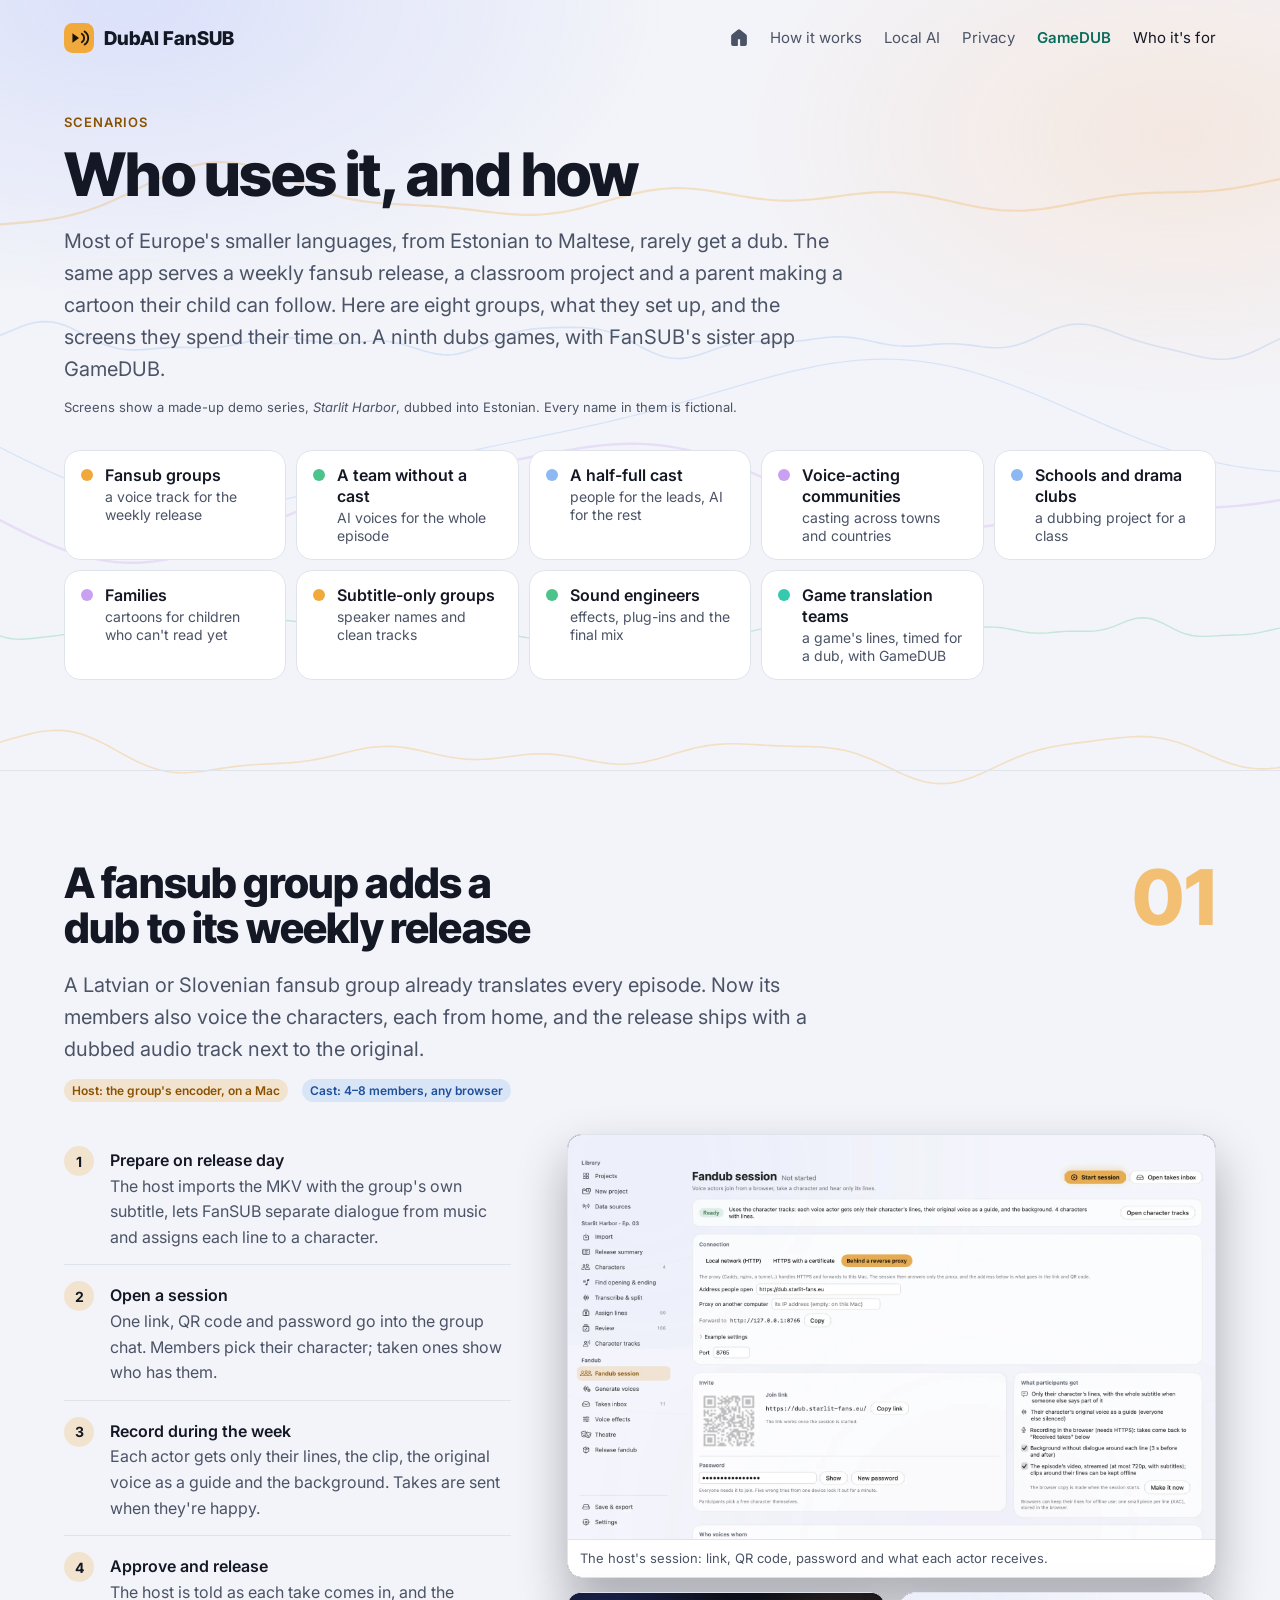
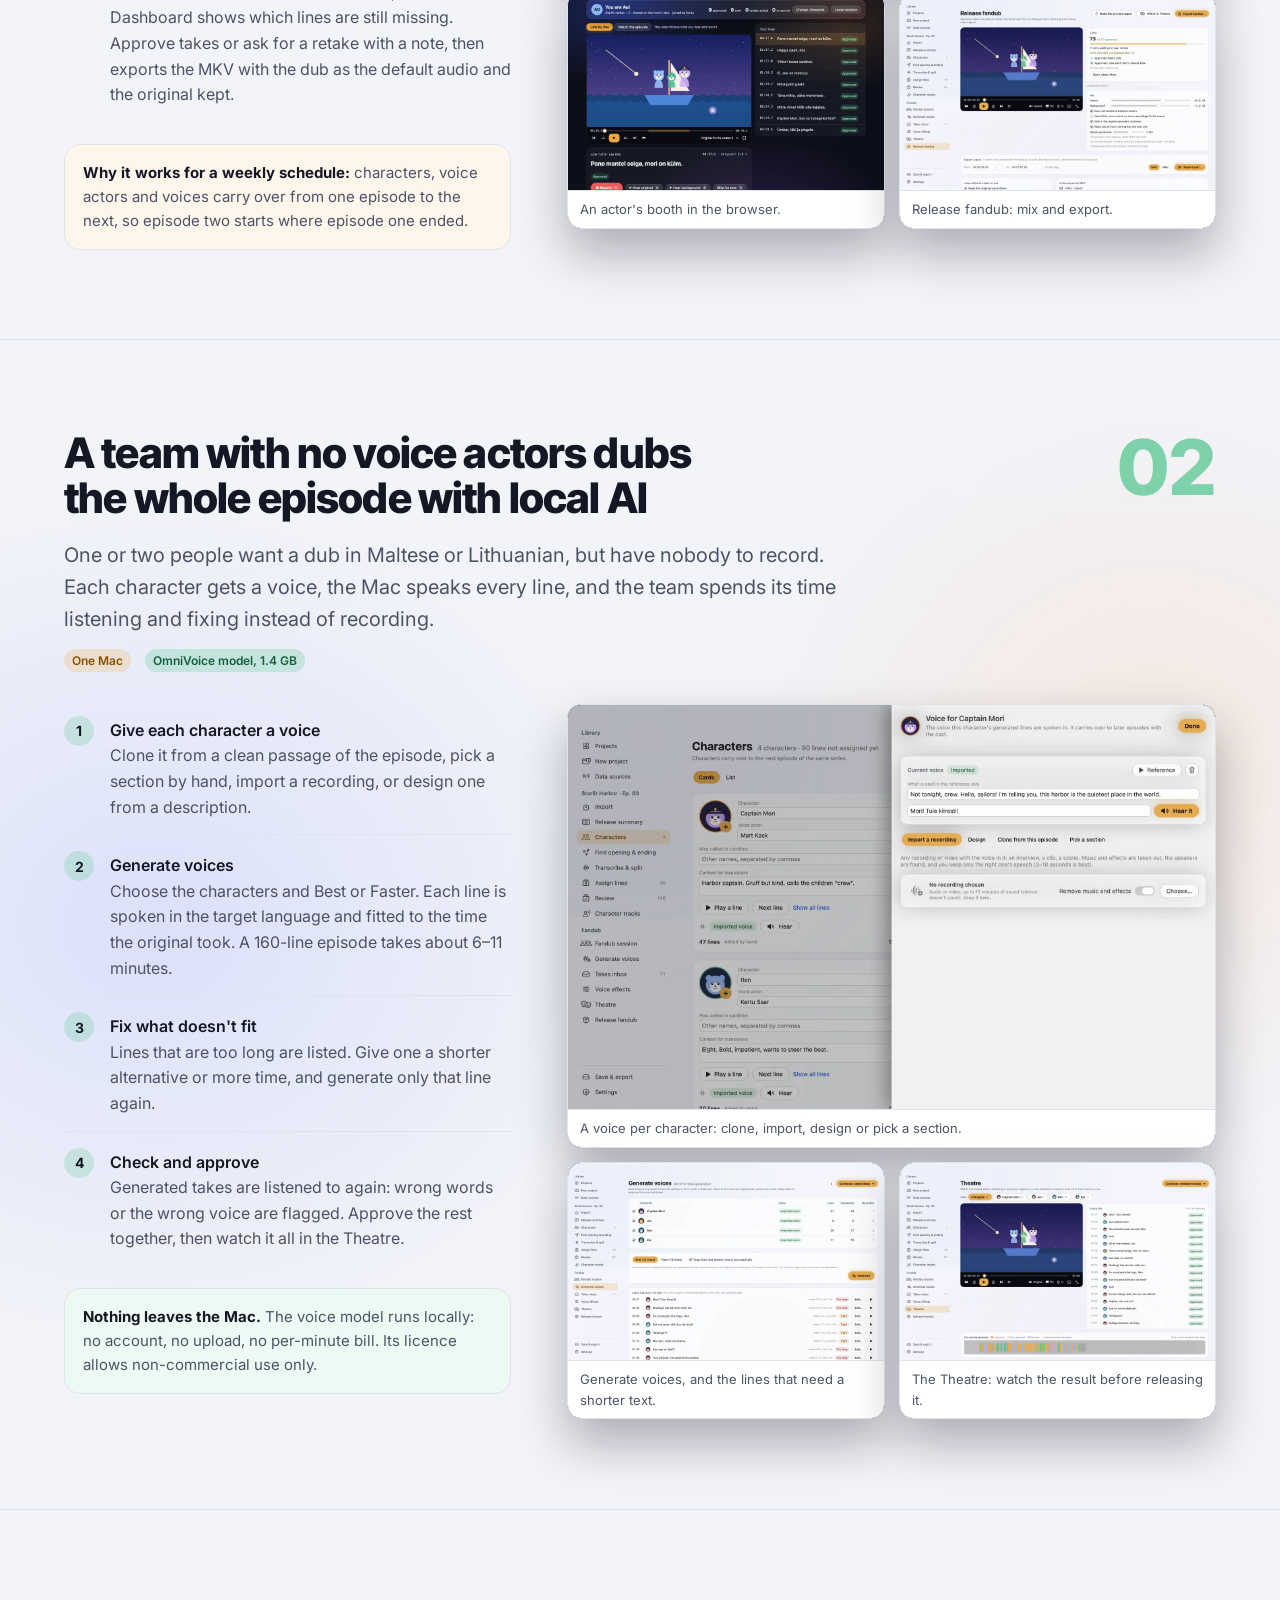
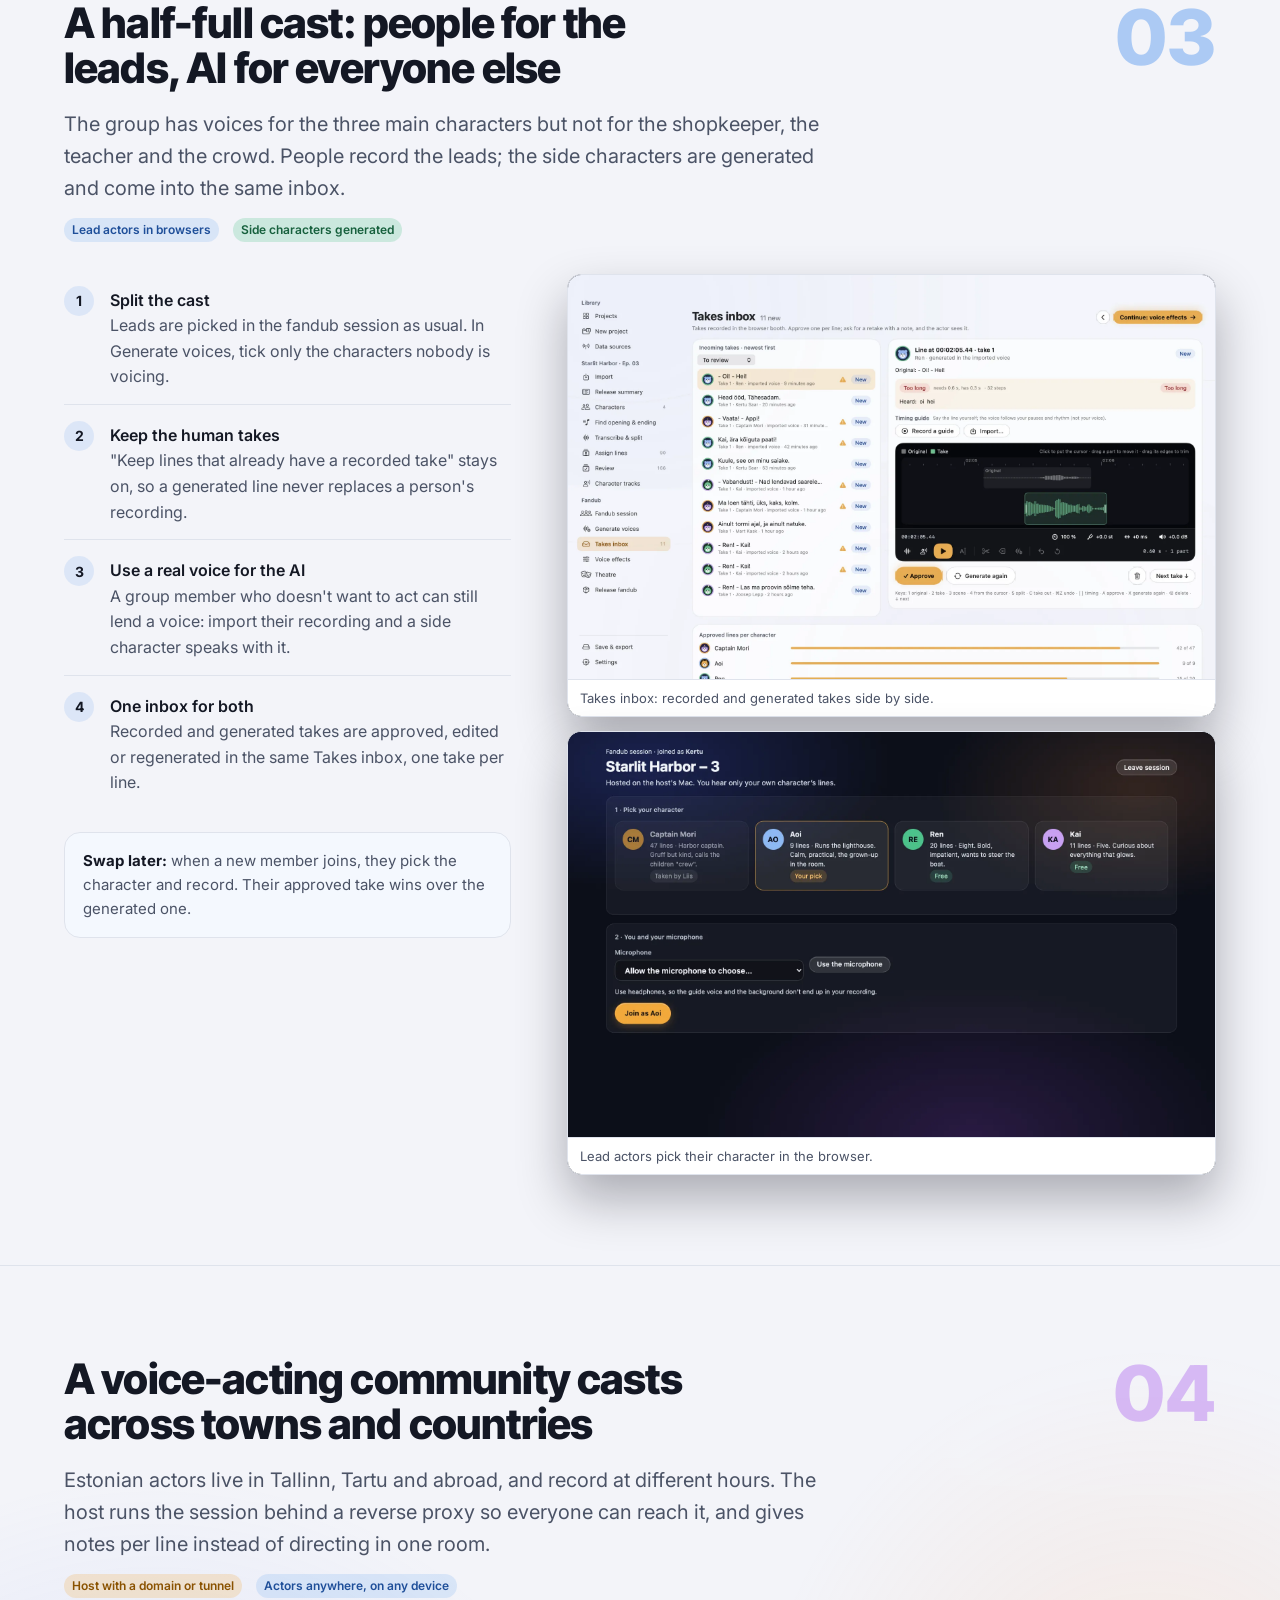
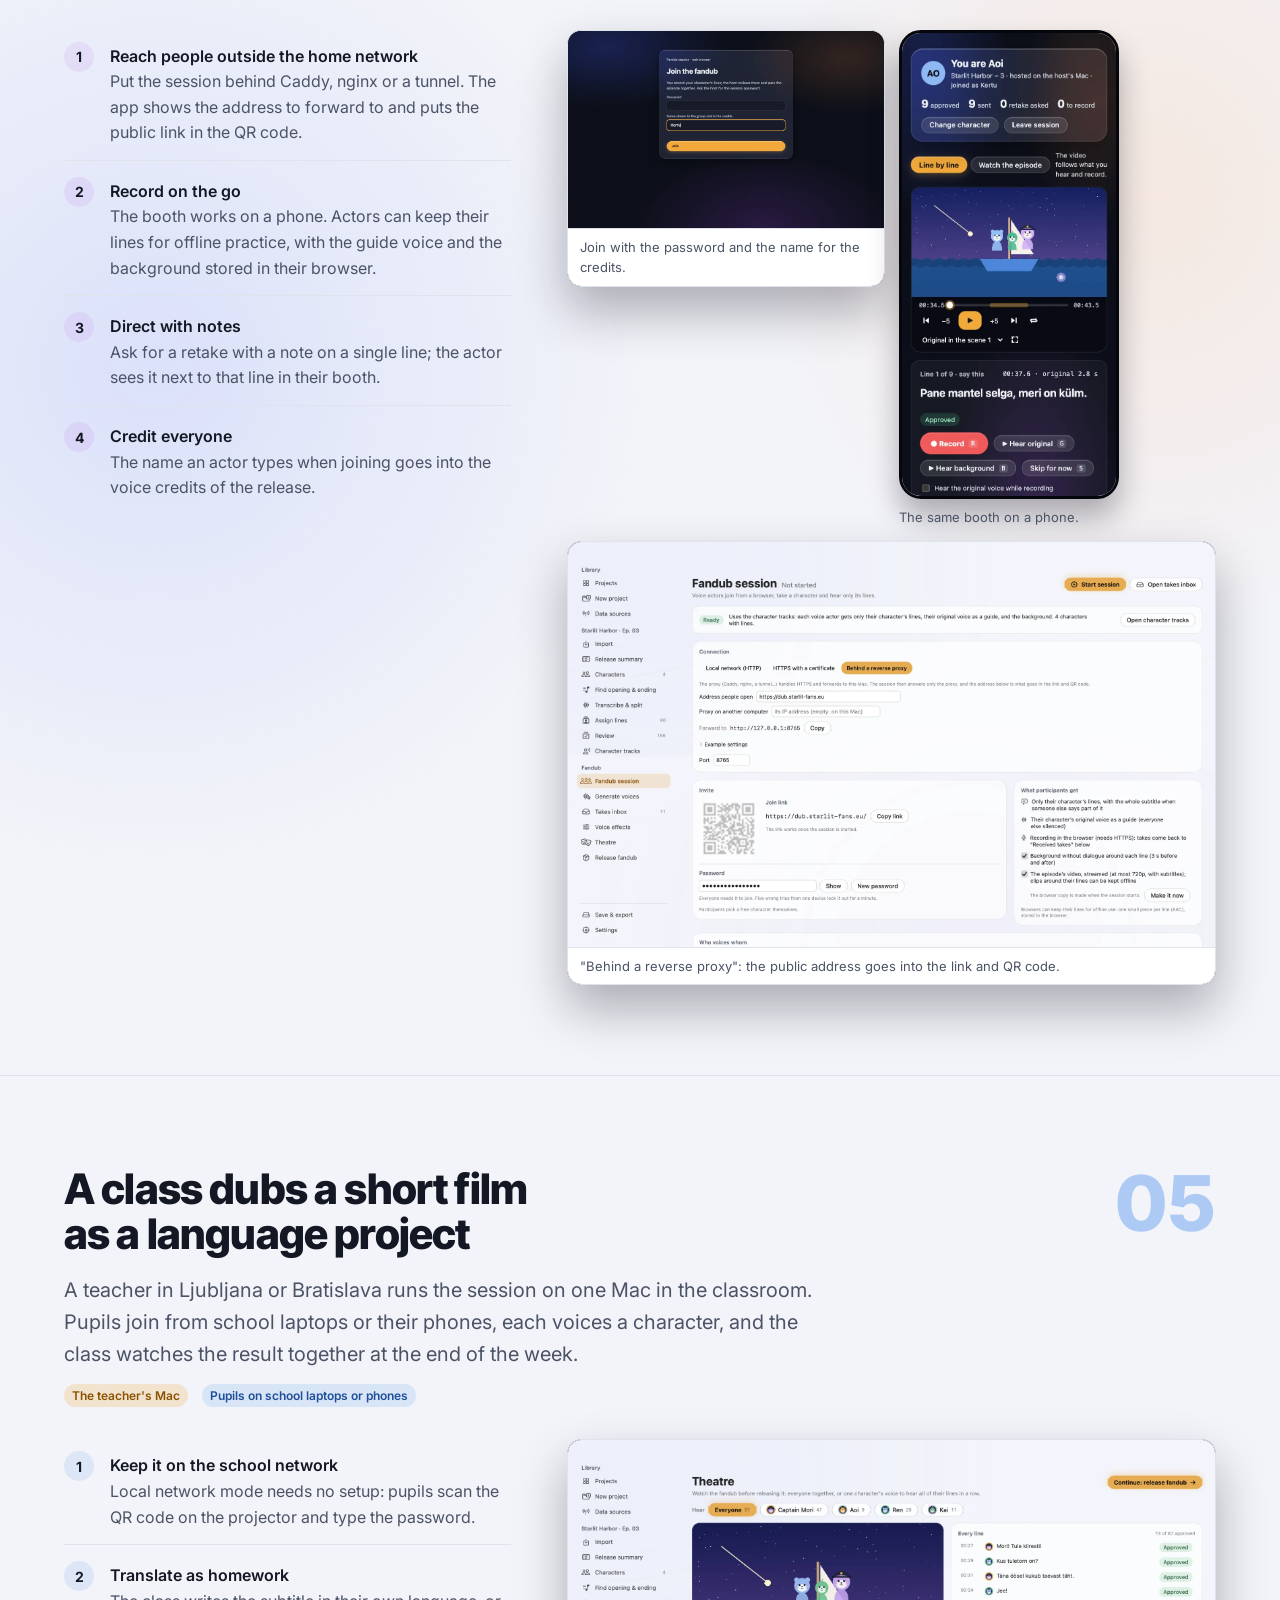
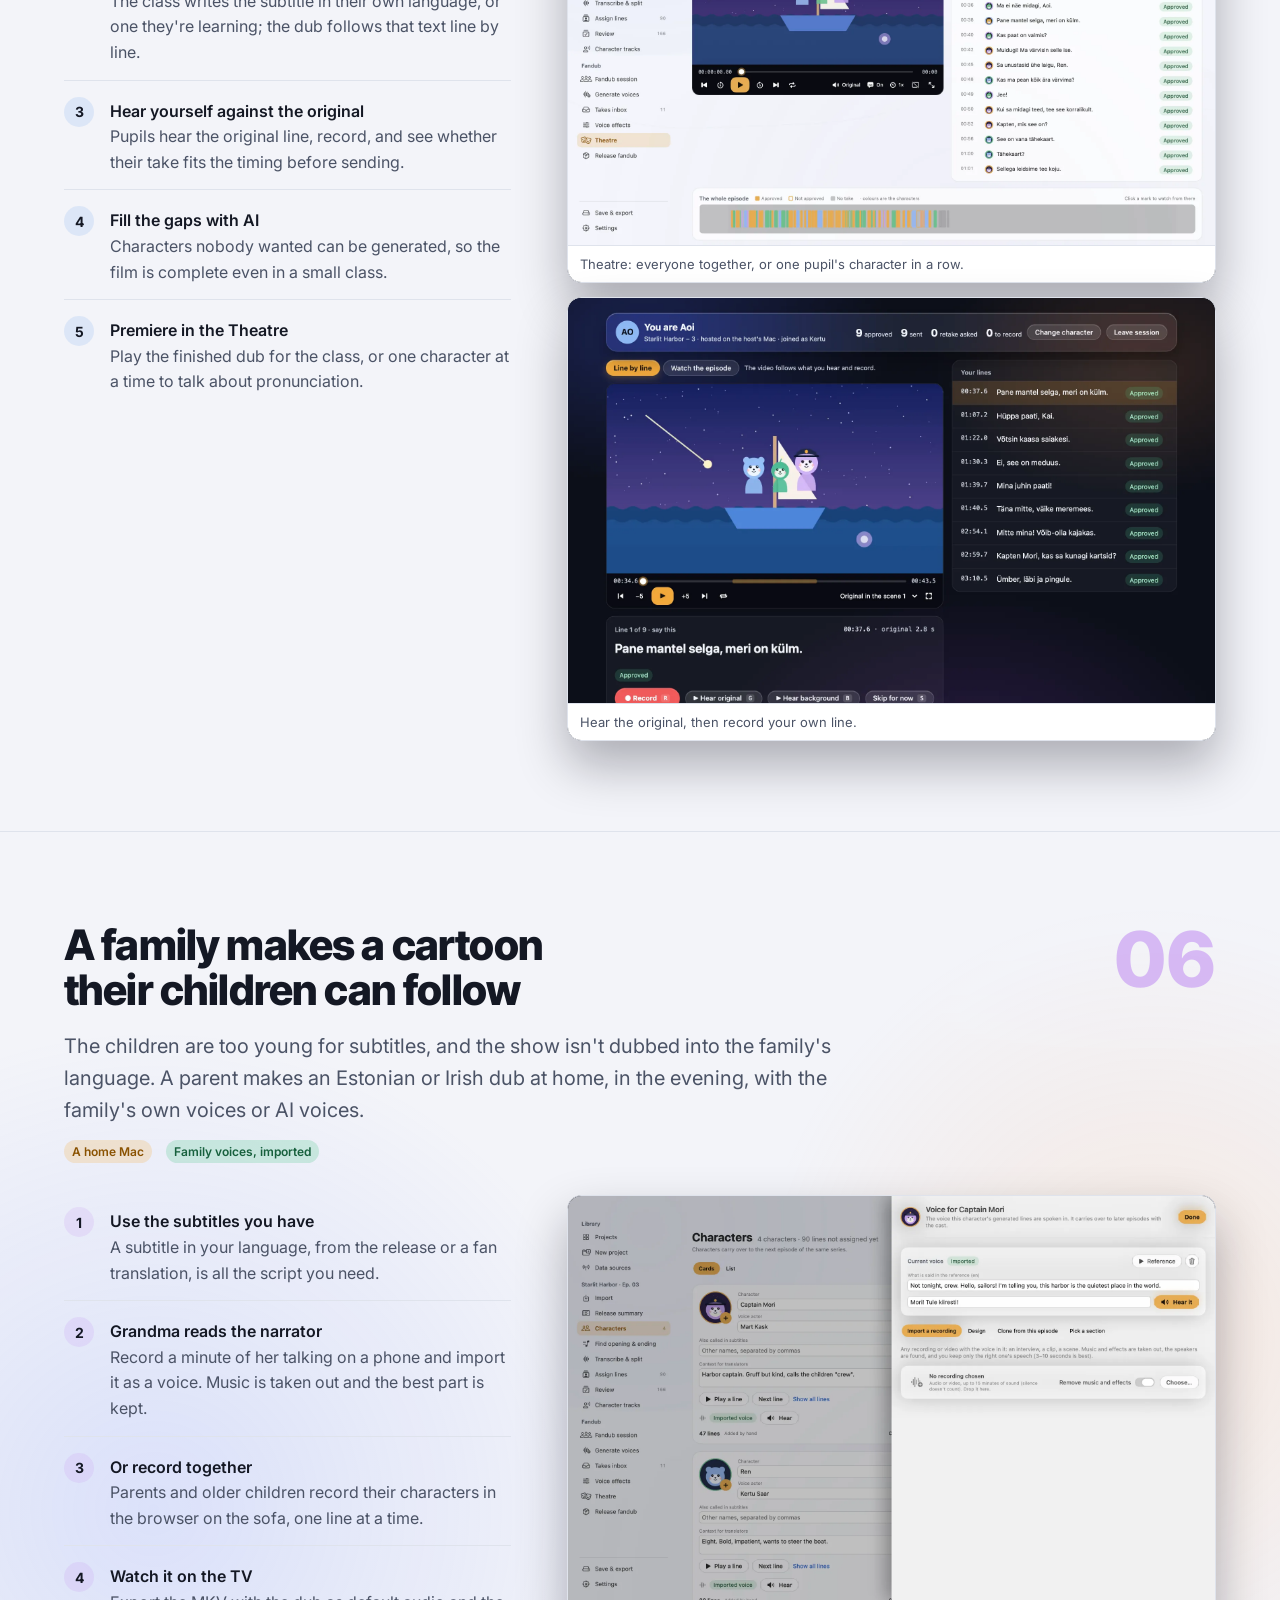
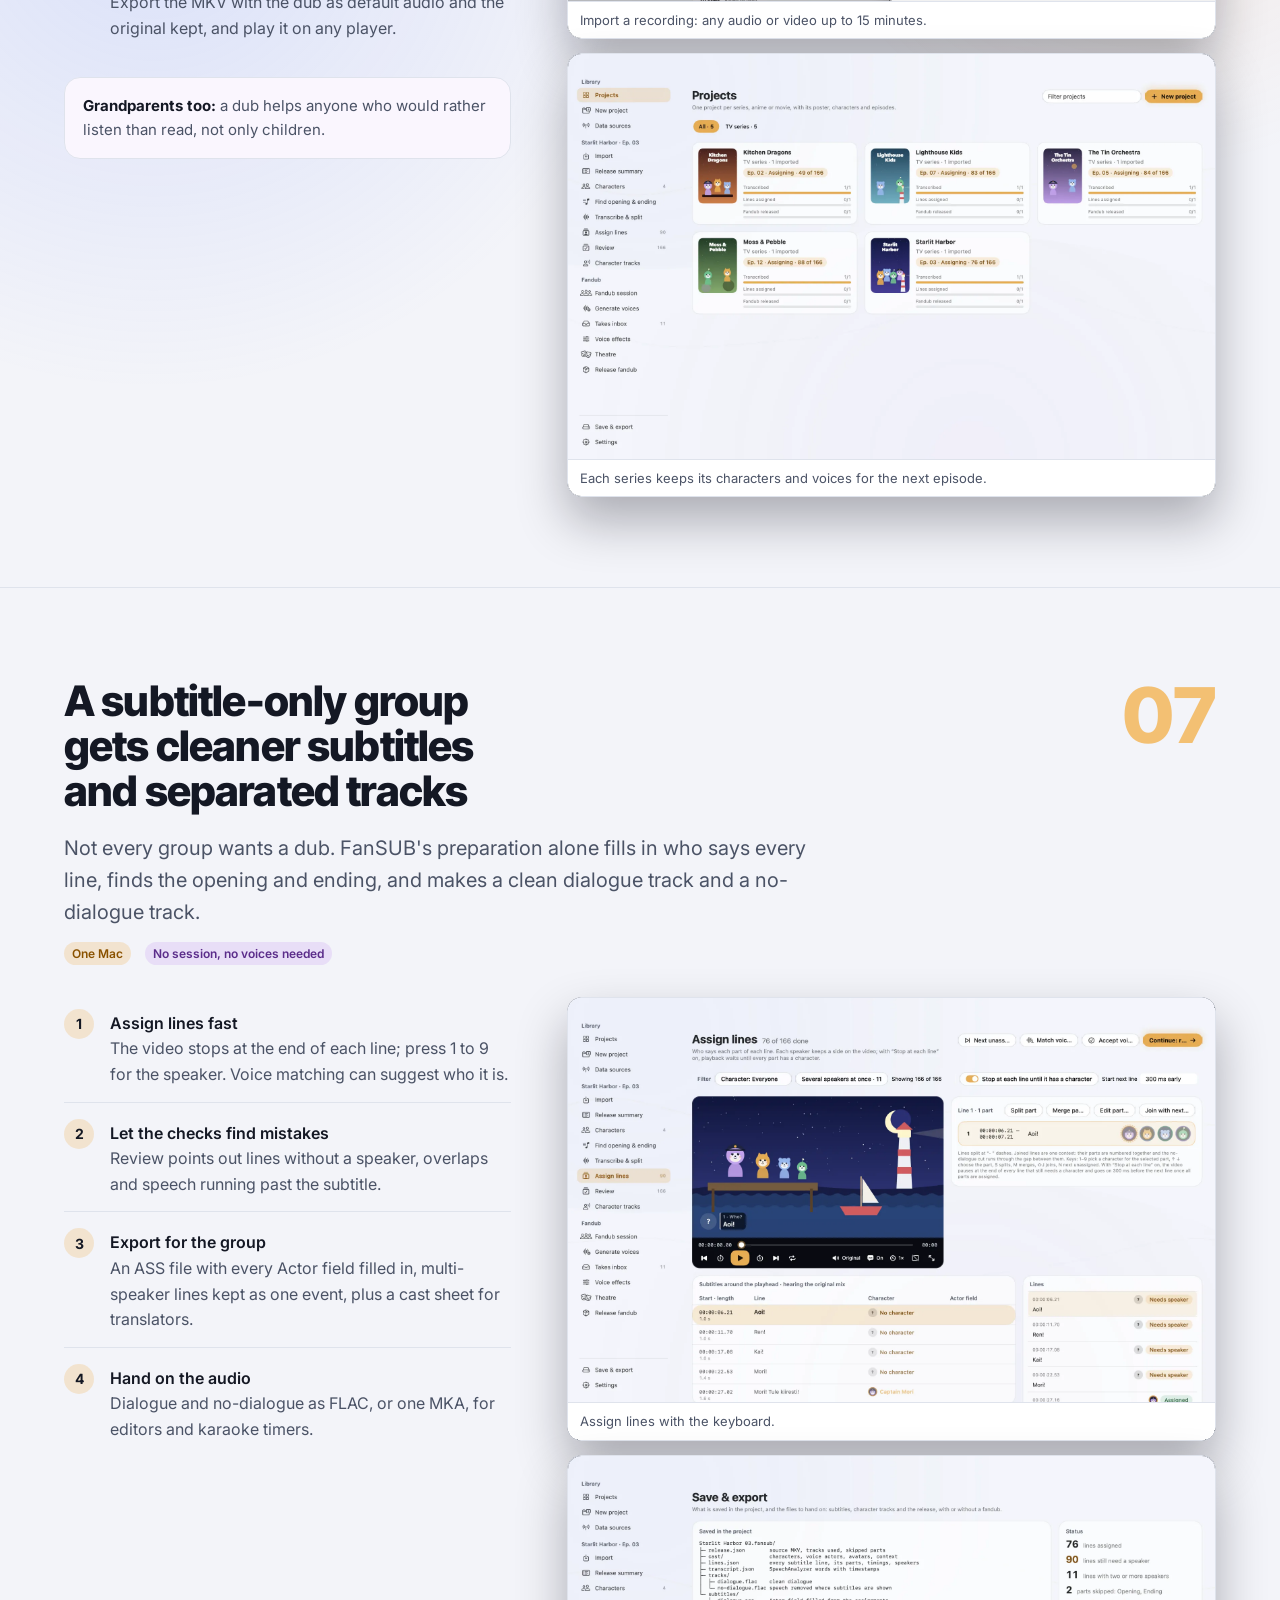
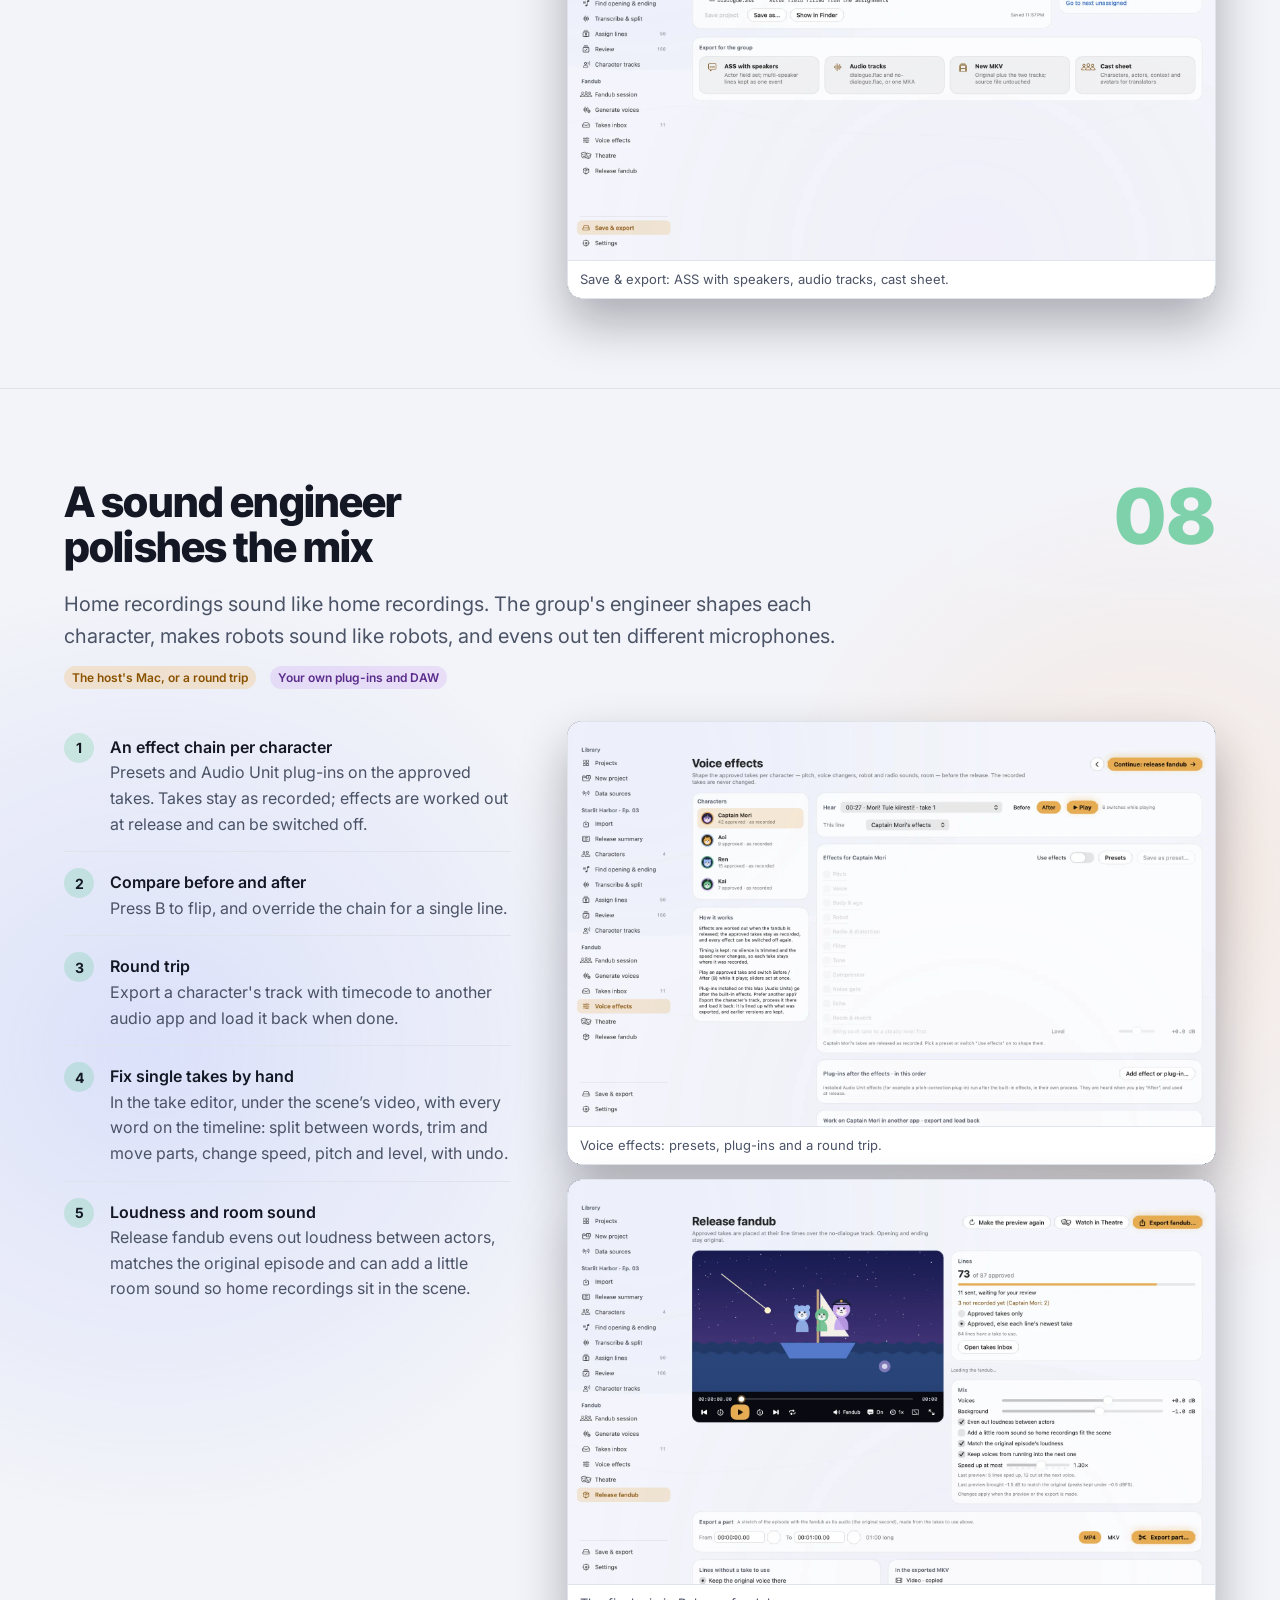
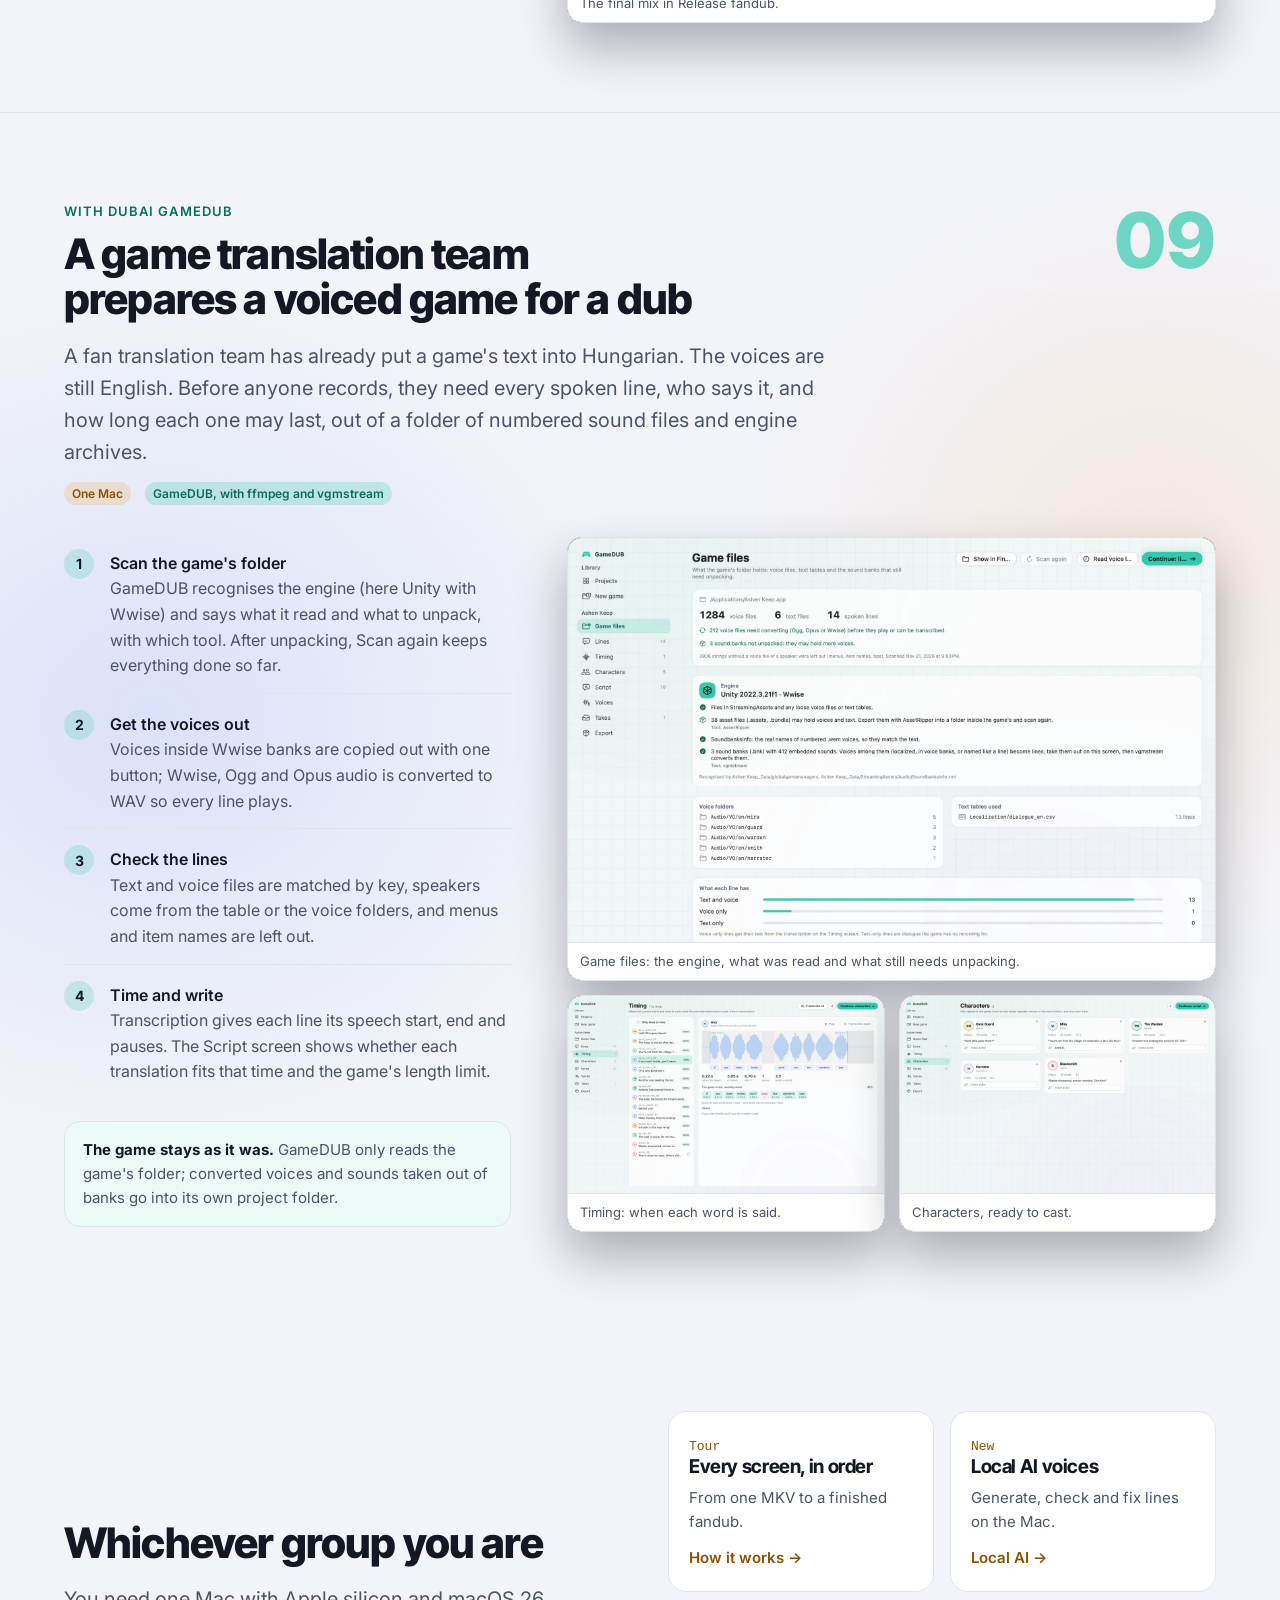
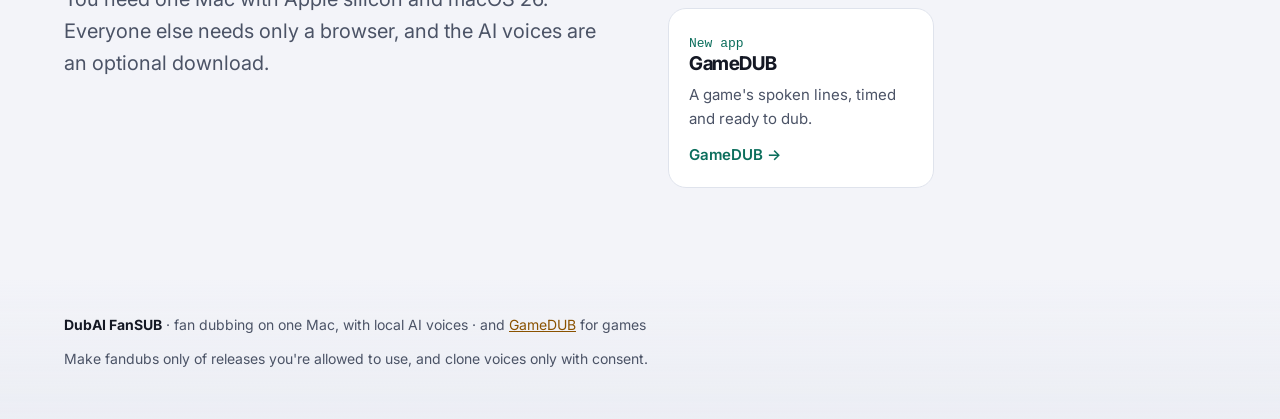
<file: dubai/scenarios.html>
<!DOCTYPE html>
<html lang="en">
<head>
<meta charset="utf-8">
<meta name="viewport" content="width=device-width, initial-scale=1">
<title>Who It's For · DubAI FanSUB</title>
<meta name="description" content="Nine ways groups use DubAI: fansub groups, teams with no cast, mixed human and AI casts, voice-acting communities, schools, families, subtitle-only groups, sound engineers, and game translation teams with GameDUB.">
<link rel="preconnect" href="https://fonts.googleapis.com">
<link rel="preconnect" href="https://fonts.gstatic.com" crossorigin>
<link href="https://fonts.googleapis.com/css2?family=Inter+Tight:wght@600;700;800&family=Inter:wght@400;500;600&display=swap" rel="stylesheet">
<link rel="stylesheet" href="site.css">
</head>
<body>
<canvas id="waves" aria-hidden="true"></canvas>
<header class="wall">
  <nav aria-label="Main">
    <a class="logo" href="./"><svg viewBox="0 0 32 32" aria-hidden="true"><rect width="32" height="32" rx="9" fill="#f2a93b"/><path d="M9 21V11l7 5-7 5z" fill="#1a1408"/><path d="M19 11.5c1.6 1 2.5 2.6 2.5 4.5s-.9 3.5-2.5 4.5M22 9c2.4 1.6 3.8 4.1 3.8 7s-1.4 5.4-3.8 7" stroke="#1a1408" stroke-width="2" fill="none" stroke-linecap="round"/></svg>DubAI FanSUB</a>
    <a class="l home" href="../index.html#DubAI" aria-label="Home" title="Home"><svg viewBox="0 0 16 16" width="18" height="18" fill="currentColor" aria-hidden="true" style="display:block"><path d="M6.906.664a1.749 1.749 0 0 1 2.187 0l5.25 4.2c.415.332.657.835.657 1.367v7.019A1.75 1.75 0 0 1 13.25 15h-3.5a.75.75 0 0 1-.75-.75V9H7v5.25a.75.75 0 0 1-.75.75h-3.5A1.75 1.75 0 0 1 1 13.25V6.23c0-.531.242-1.034.657-1.366l5.25-4.2Z"/></svg></a>
    <a class="l" href="./#how">How it works</a><a class="l" href="./#local-ai">Local AI</a><a class="l" href="./#privacy">Privacy</a><a class="l gdl" href="./#gamedub">GameDUB</a><a class="l" href="scenarios.html" aria-current="page">Who it's for</a>
  </nav>
  <div class="band" style="padding-top:clamp(20px,3vw,40px)">
    <div class="wrap">
      <p class="eyebrow">Scenarios</p>
      <h1>Who uses it, and how</h1>
      <p class="lead">Most of Europe's smaller languages, from Estonian to Maltese, rarely get a dub. The same app serves a weekly fansub release, a classroom project and a parent making a cartoon their child can follow. Here are eight groups, what they set up, and the screens they spend their time on. A ninth dubs games, with FanSUB's sister app GameDUB.</p>
      <p class="note" style="margin-top:12px">Screens show a made-up demo series, <i>Starlit Harbor</i>, dubbed into Estonian. Every name in them is fictional.</p>
      <div class="picker" aria-label="Jump to a scenario">
        <a href="#fansub"><span class="dot" style="background:var(--ao)"></span><span>Fansub groups<span class="s">a voice track for the weekly release</span></span></a>
        <a href="#solo"><span class="dot" style="background:var(--ka)"></span><span>A team without a cast<span class="s">AI voices for the whole episode</span></span></a>
        <a href="#mixed"><span class="dot" style="background:var(--re)"></span><span>A half-full cast<span class="s">people for the leads, AI for the rest</span></span></a>
        <a href="#community"><span class="dot" style="background:var(--mo)"></span><span>Voice-acting communities<span class="s">casting across towns and countries</span></span></a>
        <a href="#school"><span class="dot" style="background:var(--re)"></span><span>Schools and drama clubs<span class="s">a dubbing project for a class</span></span></a>
        <a href="#family"><span class="dot" style="background:var(--mo)"></span><span>Families<span class="s">cartoons for children who can't read yet</span></span></a>
        <a href="#subs"><span class="dot" style="background:var(--ao)"></span><span>Subtitle-only groups<span class="s">speaker names and clean tracks</span></span></a>
        <a href="#engineer"><span class="dot" style="background:var(--ka)"></span><span>Sound engineers<span class="s">effects, plug-ins and the final mix</span></span></a>
        <a href="#games"><span class="dot" style="background:var(--teal)"></span><span>Game translation teams<span class="s">a game's lines, timed for a dub, with GameDUB</span></span></a>
      </div>
    </div>
  </div>
</header>

<!-- 1 -->
<section class="band scen" id="fansub" style="--c:var(--ao)">
  <div class="wrap">
    <div class="scen-head">
      <div>
        <h2>A fansub group adds a dub to its weekly release</h2>
        <p class="lead">A Latvian or Slovenian fansub group already translates every episode. Now its members also voice the characters, each from home, and the release ships with a dubbed audio track next to the original.</p>
        <div class="who"><span class="tag t-mac">Host: the group's encoder, on a Mac</span><span class="tag t-act">Cast: 4–8 members, any browser</span></div>
      </div>
      <span class="scen-num" aria-hidden="true">01</span>
    </div>
    <div class="scen-body">
      <div>
        <ol class="steps">
          <li><b>Prepare on release day</b>The host imports the MKV with the group's own subtitle, lets FanSUB separate dialogue from music and assigns each line to a character.</li>
          <li><b>Open a session</b>One link, QR code and password go into the group chat. Members pick their character; taken ones show who has them.</li>
          <li><b>Record during the week</b>Each actor gets only their lines, the clip, the original voice as a guide and the background. Takes are sent when they're happy.</li>
          <li><b>Approve and release</b>The host is told as each take comes in, and the Dashboard shows which lines are still missing. Approve takes or ask for a retake with a note, then exports the MKV with the dub as the default audio and the original kept.</li>
        </ol>
        <div class="quote"><b>Why it works for a weekly schedule:</b> characters, voice actors and voices carry over from one episode to the next, so episode two starts where episode one ended.</div>
      </div>
      <div class="gallery">
        <figure class="shot"><picture><source srcset="img/light/fs-session.webp" media="(prefers-color-scheme: light)"><img src="img/fs-session.webp" alt="Fandub session screen: connection behind a reverse proxy, join link and QR code, the password, and what participants get" width="1920" height="1200" loading="lazy"></picture><figcaption>The host's session: link, QR code, password and what each actor receives.</figcaption></figure>
        <div class="pair">
          <figure class="shot"><picture><source srcset="img/light/web-booth.webp" media="(prefers-color-scheme: light)"><img src="img/web-booth.webp" alt="Browser booth with the clip, the line and the Record button" width="1848" height="1350" loading="lazy"></picture><figcaption>An actor's booth in the browser.</figcaption></figure>
          <figure class="shot"><picture><source srcset="img/light/fs-fandub.webp" media="(prefers-color-scheme: light)"><img src="img/fs-fandub.webp" alt="Release fandub: lines approved, mix sliders and export options" width="1920" height="1200" loading="lazy"></picture><figcaption>Release fandub: mix and export.</figcaption></figure>
        </div>
      </div>
    </div>
  </div>
</section>

<!-- 2 -->
<section class="band scen wall" id="solo" style="--c:var(--ka)">
  <div class="wrap">
    <div class="scen-head">
      <div>
        <h2>A team with no voice actors dubs the whole episode with local AI</h2>
        <p class="lead">One or two people want a dub in Maltese or Lithuanian, but have nobody to record. Each character gets a voice, the Mac speaks every line, and the team spends its time listening and fixing instead of recording.</p>
        <div class="who"><span class="tag t-mac">One Mac</span><span class="tag t-ai">OmniVoice model, 1.4 GB</span></div>
      </div>
      <span class="scen-num" aria-hidden="true">02</span>
    </div>
    <div class="scen-body">
      <div>
        <ol class="steps">
          <li><b>Give each character a voice</b>Clone it from a clean passage of the episode, pick a section by hand, import a recording, or design one from a description.</li>
          <li><b>Generate voices</b>Choose the characters and Best or Faster. Each line is spoken in the target language and fitted to the time the original took. A 160-line episode takes about 6–11 minutes.</li>
          <li><b>Fix what doesn't fit</b>Lines that are too long are listed. Give one a shorter alternative or more time, and generate only that line again.</li>
          <li><b>Check and approve</b>Generated takes are listened to again: wrong words or the wrong voice are flagged. Approve the rest together, then watch it all in the Theatre.</li>
        </ol>
        <div class="quote"><b>Nothing leaves the Mac.</b> The voice model runs locally: no account, no upload, no per-minute bill. Its licence allows non-commercial use only.</div>
      </div>
      <div class="gallery">
        <figure class="shot"><picture><source srcset="img/light/fs-voice.webp" media="(prefers-color-scheme: light)"><img src="img/fs-voice.webp" alt="Voice panel for a character with Import a recording, Design, Clone from this episode and Pick a section" width="1920" height="1200" loading="lazy"></picture><figcaption>A voice per character: clone, import, design or pick a section.</figcaption></figure>
        <div class="pair">
          <figure class="shot"><picture><source srcset="img/light/fs-generate.webp" media="(prefers-color-scheme: light)"><img src="img/fs-generate.webp" alt="Generate voices with the characters, quality choice and lines that don't fit" width="1920" height="1200" loading="lazy"></picture><figcaption>Generate voices, and the lines that need a shorter text.</figcaption></figure>
          <figure class="shot"><picture><source srcset="img/light/fs-theatre.webp" media="(prefers-color-scheme: light)"><img src="img/fs-theatre.webp" alt="Theatre with every line approved and a bar of the episode coloured by character" width="1920" height="1200" loading="lazy"></picture><figcaption>The Theatre: watch the result before releasing it.</figcaption></figure>
        </div>
      </div>
    </div>
  </div>
</section>

<!-- 3 -->
<section class="band scen" id="mixed" style="--c:var(--re)">
  <div class="wrap">
    <div class="scen-head">
      <div>
        <h2>A half-full cast: people for the leads, AI for everyone else</h2>
        <p class="lead">The group has voices for the three main characters but not for the shopkeeper, the teacher and the crowd. People record the leads; the side characters are generated and come into the same inbox.</p>
        <div class="who"><span class="tag t-act">Lead actors in browsers</span><span class="tag t-ai">Side characters generated</span></div>
      </div>
      <span class="scen-num" aria-hidden="true">03</span>
    </div>
    <div class="scen-body">
      <div>
        <ol class="steps">
          <li><b>Split the cast</b>Leads are picked in the fandub session as usual. In Generate voices, tick only the characters nobody is voicing.</li>
          <li><b>Keep the human takes</b>"Keep lines that already have a recorded take" stays on, so a generated line never replaces a person's recording.</li>
          <li><b>Use a real voice for the AI</b>A group member who doesn't want to act can still lend a voice: import their recording and a side character speaks with it.</li>
          <li><b>One inbox for both</b>Recorded and generated takes are approved, edited or regenerated in the same Takes inbox, one take per line.</li>
        </ol>
        <div class="quote"><b>Swap later:</b> when a new member joins, they pick the character and record. Their approved take wins over the generated one.</div>
      </div>
      <div class="gallery">
        <figure class="shot"><picture><source srcset="img/light/fs-takes.webp" media="(prefers-color-scheme: light)"><img src="img/fs-takes.webp" alt="Takes inbox listing incoming takes, with the take editor and Approve and Generate again buttons" width="1920" height="1200" loading="lazy"></picture><figcaption>Takes inbox: recorded and generated takes side by side.</figcaption></figure>
        <figure class="shot"><picture><source srcset="img/light/web-pick.webp" media="(prefers-color-scheme: light)"><img src="img/web-pick.webp" alt="Character picker in the browser, one character taken and others free" width="1848" height="1158" loading="lazy"></picture><figcaption>Lead actors pick their character in the browser.</figcaption></figure>
      </div>
    </div>
  </div>
</section>

<!-- 4 -->
<section class="band scen wall" id="community" style="--c:var(--mo)">
  <div class="wrap">
    <div class="scen-head">
      <div>
        <h2>A voice-acting community casts across towns and countries</h2>
        <p class="lead">Estonian actors live in Tallinn, Tartu and abroad, and record at different hours. The host runs the session behind a reverse proxy so everyone can reach it, and gives notes per line instead of directing in one room.</p>
        <div class="who"><span class="tag t-mac">Host with a domain or tunnel</span><span class="tag t-act">Actors anywhere, on any device</span></div>
      </div>
      <span class="scen-num" aria-hidden="true">04</span>
    </div>
    <div class="scen-body">
      <div>
        <ol class="steps">
          <li><b>Reach people outside the home network</b>Put the session behind Caddy, nginx or a tunnel. The app shows the address to forward to and puts the public link in the QR code.</li>
          <li><b>Record on the go</b>The booth works on a phone. Actors can keep their lines for offline practice, with the guide voice and the background stored in their browser.</li>
          <li><b>Direct with notes</b>Ask for a retake with a note on a single line; the actor sees it next to that line in their booth.</li>
          <li><b>Credit everyone</b>The name an actor types when joining goes into the voice credits of the release.</li>
        </ol>
      </div>
      <div class="gallery">
        <div class="pair" style="align-items:start">
          <figure class="shot"><picture><source srcset="img/light/web-join.webp" media="(prefers-color-scheme: light)"><img src="img/web-join.webp" alt="Join page asking for the session password and the actor's name" width="1848" height="1158" loading="lazy"></picture><figcaption>Join with the password and the name for the credits.</figcaption></figure>
          <figure><div class="phone-sm"><picture><source srcset="img/light/web-phone.webp" media="(prefers-color-scheme: light)"><img src="img/web-phone.webp" alt="The recording booth on a phone" width="585" height="1266" loading="lazy"></picture></div><figcaption>The same booth on a phone.</figcaption></figure>
        </div>
        <figure class="shot"><picture><source srcset="img/light/fs-session.webp" media="(prefers-color-scheme: light)"><img src="img/fs-session.webp" alt="Session connection set to Behind a reverse proxy, with a public address" width="1920" height="1200" loading="lazy"></picture><figcaption>"Behind a reverse proxy": the public address goes into the link and QR code.</figcaption></figure>
      </div>
    </div>
  </div>
</section>

<!-- 5 -->
<section class="band scen" id="school" style="--c:var(--re)">
  <div class="wrap">
    <div class="scen-head">
      <div>
        <h2>A class dubs a short film as a language project</h2>
        <p class="lead">A teacher in Ljubljana or Bratislava runs the session on one Mac in the classroom. Pupils join from school laptops or their phones, each voices a character, and the class watches the result together at the end of the week.</p>
        <div class="who"><span class="tag t-mac">The teacher's Mac</span><span class="tag t-act">Pupils on school laptops or phones</span></div>
      </div>
      <span class="scen-num" aria-hidden="true">05</span>
    </div>
    <div class="scen-body">
      <div>
        <ol class="steps">
          <li><b>Keep it on the school network</b>Local network mode needs no setup: pupils scan the QR code on the projector and type the password.</li>
          <li><b>Translate as homework</b>The class writes the subtitle in their own language, or one they're learning; the dub follows that text line by line.</li>
          <li><b>Hear yourself against the original</b>Pupils hear the original line, record, and see whether their take fits the timing before sending.</li>
          <li><b>Fill the gaps with AI</b>Characters nobody wanted can be generated, so the film is complete even in a small class.</li>
          <li><b>Premiere in the Theatre</b>Play the finished dub for the class, or one character at a time to talk about pronunciation.</li>
        </ol>
      </div>
      <div class="gallery">
        <figure class="shot"><picture><source srcset="img/light/fs-theatre.webp" media="(prefers-color-scheme: light)"><img src="img/fs-theatre.webp" alt="Theatre with a Hear filter for everyone or one character" width="1920" height="1200" loading="lazy"></picture><figcaption>Theatre: everyone together, or one pupil's character in a row.</figcaption></figure>
        <figure class="shot"><picture><source srcset="img/light/web-booth.webp" media="(prefers-color-scheme: light)"><img src="img/web-booth.webp" alt="Booth with Hear original and Record" width="1848" height="1350" loading="lazy"></picture><figcaption>Hear the original, then record your own line.</figcaption></figure>
      </div>
    </div>
  </div>
</section>

<!-- 6 -->
<section class="band scen wall" id="family" style="--c:var(--mo)">
  <div class="wrap">
    <div class="scen-head">
      <div>
        <h2>A family makes a cartoon their children can follow</h2>
        <p class="lead">The children are too young for subtitles, and the show isn't dubbed into the family's language. A parent makes an Estonian or Irish dub at home, in the evening, with the family's own voices or AI voices.</p>
        <div class="who"><span class="tag t-mac">A home Mac</span><span class="tag t-ai">Family voices, imported</span></div>
      </div>
      <span class="scen-num" aria-hidden="true">06</span>
    </div>
    <div class="scen-body">
      <div>
        <ol class="steps">
          <li><b>Use the subtitles you have</b>A subtitle in your language, from the release or a fan translation, is all the script you need.</li>
          <li><b>Grandma reads the narrator</b>Record a minute of her talking on a phone and import it as a voice. Music is taken out and the best part is kept.</li>
          <li><b>Or record together</b>Parents and older children record their characters in the browser on the sofa, one line at a time.</li>
          <li><b>Watch it on the TV</b>Export the MKV with the dub as default audio and the original kept, and play it on any player.</li>
        </ol>
        <div class="quote"><b>Grandparents too:</b> a dub helps anyone who would rather listen than read, not only children.</div>
      </div>
      <div class="gallery">
        <figure class="shot"><picture><source srcset="img/light/fs-voice.webp" media="(prefers-color-scheme: light)"><img src="img/fs-voice.webp" alt="Voice panel, Import a recording tab: audio or video up to 15 minutes, with Remove music and effects" width="1920" height="1200" loading="lazy"></picture><figcaption>Import a recording: any audio or video up to 15 minutes.</figcaption></figure>
        <figure class="shot"><picture><source srcset="img/light/fs-projects.webp" media="(prefers-color-scheme: light)"><img src="img/fs-projects.webp" alt="Projects screen with a series card showing progress" width="1920" height="1200" loading="lazy"></picture><figcaption>Each series keeps its characters and voices for the next episode.</figcaption></figure>
      </div>
    </div>
  </div>
</section>

<!-- 7 -->
<section class="band scen" id="subs" style="--c:var(--ao)">
  <div class="wrap">
    <div class="scen-head">
      <div>
        <h2>A subtitle-only group gets cleaner subtitles and separated tracks</h2>
        <p class="lead">Not every group wants a dub. FanSUB's preparation alone fills in who says every line, finds the opening and ending, and makes a clean dialogue track and a no-dialogue track.</p>
        <div class="who"><span class="tag t-mac">One Mac</span><span class="tag t-out">No session, no voices needed</span></div>
      </div>
      <span class="scen-num" aria-hidden="true">07</span>
    </div>
    <div class="scen-body">
      <div>
        <ol class="steps">
          <li><b>Assign lines fast</b>The video stops at the end of each line; press 1 to 9 for the speaker. Voice matching can suggest who it is.</li>
          <li><b>Let the checks find mistakes</b>Review points out lines without a speaker, overlaps and speech running past the subtitle.</li>
          <li><b>Export for the group</b>An ASS file with every Actor field filled in, multi-speaker lines kept as one event, plus a cast sheet for translators.</li>
          <li><b>Hand on the audio</b>Dialogue and no-dialogue as FLAC, or one MKA, for editors and karaoke timers.</li>
        </ol>
      </div>
      <div class="gallery">
        <figure class="shot"><picture><source srcset="img/light/fs-assign.webp" media="(prefers-color-scheme: light)"><img src="img/fs-assign.webp" alt="Assign lines: player, the current line with character avatars, and the subtitles around the playhead" width="1920" height="1200" loading="lazy"></picture><figcaption>Assign lines with the keyboard.</figcaption></figure>
        <figure class="shot"><picture><source srcset="img/light/fs-save.webp" media="(prefers-color-scheme: light)"><img src="img/fs-save.webp" alt="Save and export: project contents, status, and exports for ASS with speakers, audio tracks, new MKV and cast sheet" width="1920" height="1200" loading="lazy"></picture><figcaption>Save &amp; export: ASS with speakers, audio tracks, cast sheet.</figcaption></figure>
      </div>
    </div>
  </div>
</section>

<!-- 8 -->
<section class="band scen wall" id="engineer" style="--c:var(--ka)">
  <div class="wrap">
    <div class="scen-head">
      <div>
        <h2>A sound engineer polishes the mix</h2>
        <p class="lead">Home recordings sound like home recordings. The group's engineer shapes each character, makes robots sound like robots, and evens out ten different microphones.</p>
        <div class="who"><span class="tag t-mac">The host's Mac, or a round trip</span><span class="tag t-out">Your own plug-ins and DAW</span></div>
      </div>
      <span class="scen-num" aria-hidden="true">08</span>
    </div>
    <div class="scen-body">
      <div>
        <ol class="steps">
          <li><b>An effect chain per character</b>Presets and Audio Unit plug-ins on the approved takes. Takes stay as recorded; effects are worked out at release and can be switched off.</li>
          <li><b>Compare before and after</b>Press B to flip, and override the chain for a single line.</li>
          <li><b>Round trip</b>Export a character's track with timecode to another audio app and load it back when done.</li>
          <li><b>Fix single takes by hand</b>In the take editor, under the scene’s video, with every word on the timeline: split between words, trim and move parts, change speed, pitch and level, with undo.</li>
          <li><b>Loudness and room sound</b>Release fandub evens out loudness between actors, matches the original episode and can add a little room sound so home recordings sit in the scene.</li>
        </ol>
      </div>
      <div class="gallery">
        <figure class="shot"><picture><source srcset="img/light/fs-voicefx.webp" media="(prefers-color-scheme: light)"><img src="img/fs-voicefx.webp" alt="Voice effects screen with characters and an effect chain" width="1920" height="1200" loading="lazy"></picture><figcaption>Voice effects: presets, plug-ins and a round trip.</figcaption></figure>
        <figure class="shot"><picture><source srcset="img/light/fs-fandub.webp" media="(prefers-color-scheme: light)"><img src="img/fs-fandub.webp" alt="Release fandub mix settings: voices and background levels, loudness options and speed-up limit" width="1920" height="1200" loading="lazy"></picture><figcaption>The final mix in Release fandub.</figcaption></figure>
      </div>
    </div>
  </div>
</section>

<!-- 9 -->
<section class="band scen wall gd" id="games" style="--c:var(--teal)">
  <div class="wrap">
    <div class="scen-head">
      <div>
        <p class="eyebrow">With DubAI GameDUB</p>
        <h2>A game translation team prepares a voiced game for a dub</h2>
        <p class="lead">A fan translation team has already put a game's text into Hungarian. The voices are still English. Before anyone records, they need every spoken line, who says it, and how long each one may last, out of a folder of numbered sound files and engine archives.</p>
        <div class="who"><span class="tag t-mac">One Mac</span><span class="tag t-gd">GameDUB, with ffmpeg and vgmstream</span></div>
      </div>
      <span class="scen-num" aria-hidden="true">09</span>
    </div>
    <div class="scen-body">
      <div>
        <ol class="steps">
          <li><b>Scan the game's folder</b>GameDUB recognises the engine (here Unity with Wwise) and says what it read and what to unpack, with which tool. After unpacking, Scan again keeps everything done so far.</li>
          <li><b>Get the voices out</b>Voices inside Wwise banks are copied out with one button; Wwise, Ogg and Opus audio is converted to WAV so every line plays.</li>
          <li><b>Check the lines</b>Text and voice files are matched by key, speakers come from the table or the voice folders, and menus and item names are left out.</li>
          <li><b>Time and write</b>Transcription gives each line its speech start, end and pauses. The Script screen shows whether each translation fits that time and the game's length limit.</li>
        </ol>
        <div class="quote"><b>The game stays as it was.</b> GameDUB only reads the game's folder; converted voices and sounds taken out of banks go into its own project folder.</div>
      </div>
      <div class="gallery">
        <figure class="shot"><picture><source srcset="img/light/gd-gamefiles.webp" media="(prefers-color-scheme: light)"><img src="img/gd-gamefiles.webp" alt="Game files: what the scan found, the engine card for Unity with Wwise, voice folders and text tables" width="1920" height="1200" loading="lazy"></picture><figcaption>Game files: the engine, what was read and what still needs unpacking.</figcaption></figure>
        <div class="pair">
          <figure class="shot"><picture><source srcset="img/light/gd-timing.webp" media="(prefers-color-scheme: light)"><img src="img/gd-timing.webp" alt="Timing: a waveform with word blocks and the game's text matched word by word" width="1920" height="1200" loading="lazy"></picture><figcaption>Timing: when each word is said.</figcaption></figure>
          <figure class="shot"><picture><source srcset="img/light/gd-characters.webp" media="(prefers-color-scheme: light)"><img src="img/gd-characters.webp" alt="Characters: five speakers with their lines, words, seconds of speech and voice actor" width="1920" height="1200" loading="lazy"></picture><figcaption>Characters, ready to cast.</figcaption></figure>
        </div>
      </div>
    </div>
  </div>
</section>

<section class="band" id="next">
  <div class="wrap two" style="margin-top:0;align-items:center">
    <div>
      <h2>Whichever group you are</h2>
      <p class="lead">You need one Mac with Apple silicon and macOS 26. Everyone else needs only a browser, and the AI voices are an optional download.</p>
    </div>
    <div class="b3" style="margin-top:0">
      <a class="card" href="./#how"><span class="k">Tour</span><h3>Every screen, in order</h3><p>From one MKV to a finished fandub.</p><span class="more">How it works →</span></a>
      <a class="card" href="./#local-ai"><span class="k">New</span><h3>Local AI voices</h3><p>Generate, check and fix lines on the Mac.</p><span class="more">Local AI →</span></a>
      <a class="card" href="./#gamedub"><span class="k" style="color:var(--tealInk)">New app</span><h3>GameDUB</h3><p>A game's spoken lines, timed and ready to dub.</p><span class="more" style="color:var(--tealInk)">GameDUB →</span></a>
    </div>
  </div>
</section>

<footer>
  <div class="wrap"><span><b style="color:var(--ink)">DubAI FanSUB</b> · fan dubbing on one Mac, with local AI voices · and <a href="./#gamedub">GameDUB</a> for games</span><span>Make fandubs only of releases you're allowed to use, and clone voices only with consent.</span></div>
</footer>
<script src="waves.js"></script>
</body>
</html>
</file>
<file: dubai/site.css>
/* DubAI FanSUB site — shared by index.html and scenarios.html.
   VOICE  a warm, credible pitch to fansub and voice-acting communities
   IDEA   a dubbing cue sheet: speakers keep their colours (amber, blue, green, violet)
   COLOUR the app's own night wall (deep indigo, warm glow), amber accent, four speaker colours
   TYPE   Inter Tight display + Inter text */
:root{color-scheme:light dark;--bg:light-dark(#f3f4f9,#0b0e1a);--bg2:light-dark(#ffffff,#121729);--ink:light-dark(#141824,#eef0f6);--soft:light-dark(#4b5366,#b9c0cf);--line:light-dark(#dfe3ec,#262d45);--amber:#f2a93b;--amberInk:light-dark(#8a5200,#f6b955);--ao:#f2a93b;--re:#8db8f2;--ka:#4cc38a;--mo:#c9a0f2;--glow1:light-dark(rgba(110,140,255,.18),rgba(70,95,255,.30));--glow2:light-dark(rgba(255,170,100,.16),rgba(255,150,70,.18));--teal:#35c9ae;--tealInk:light-dark(#0b6e5c,#7fe9d4);--alu1:light-dark(#d9dce3,#c9cdd6);--alu2:light-dark(#a9aebb,#7f8594)}
:root[data-theme=light]{color-scheme:light}
:root[data-theme=dark]{color-scheme:dark}
*{box-sizing:border-box;min-width:0}
html{scroll-behavior:smooth}
body{margin:0;background:var(--bg);color:var(--ink);font:16px/1.6 Inter,-apple-system,system-ui,sans-serif;overflow-x:clip}
img{max-width:100%;height:auto;display:block}
h1,h2,h3{font-family:"Inter Tight",Inter,sans-serif;letter-spacing:-.02em;line-height:1.08;margin:0}
h1{font-size:clamp(36px,5.4vw,60px);font-weight:800;text-wrap:balance;max-width:16ch}
h2{font-size:clamp(28px,3.6vw,42px);font-weight:800;text-wrap:balance;max-width:22ch}
h3{font-size:19px;font-weight:700}
p{margin:0}
a{color:var(--amberInk)}
.wrap{max-width:1240px;margin:0 auto}
.band{padding:clamp(48px,7vw,104px) max(5vw,16px)}
#waves{position:fixed;inset:0;width:100%;height:100%;z-index:-1;pointer-events:none;opacity:light-dark(.85,.8)}
section,header{position:relative;isolation:isolate;scroll-margin-top:8px}
.wall::before{content:"";position:absolute;inset:-180px 0;z-index:-1;pointer-events:none;background:radial-gradient(55% 40% at 12% 50%,var(--glow1),transparent 70%),radial-gradient(45% 36% at 90% 40%,var(--glow2),transparent 70%);-webkit-mask:linear-gradient(transparent,#000 24%,#000 76%,transparent);mask:linear-gradient(transparent,#000 24%,#000 76%,transparent)}
header.wall::before{inset:0 0 -200px;background:radial-gradient(60% 45% at 10% 0%,var(--glow1),transparent 70%),radial-gradient(50% 40% at 92% 14%,var(--glow2),transparent 70%);-webkit-mask:linear-gradient(#000 70%,transparent);mask:linear-gradient(#000 70%,transparent)}
#browser::before,#who::before{content:"";position:absolute;inset:-160px 0;z-index:-1;pointer-events:none;background:radial-gradient(40% 32% at 85% 55%,var(--glow1),transparent 70%);opacity:.6;-webkit-mask:linear-gradient(transparent,#000 30%,#000 70%,transparent);mask:linear-gradient(transparent,#000 30%,#000 70%,transparent)}
#who::before{background:radial-gradient(40% 32% at 15% 50%,var(--glow2),transparent 70%)}
nav{display:flex;flex-wrap:wrap;align-items:center;gap:8px 22px;padding:18px max(5vw,16px)}
.logo{display:flex;align-items:center;gap:10px;font:800 19px "Inter Tight",sans-serif;color:var(--ink);text-decoration:none;margin-right:auto}
.logo svg{width:30px;height:30px}
nav a.l{color:var(--soft);text-decoration:none;font-size:15px;padding:8px 0}
nav a.l:hover,nav a.l[aria-current=page]{color:var(--ink)}
nav a.cta{color:#1a1408;background:var(--amber);text-decoration:none;font-weight:600;font-size:15px;padding:8px 16px;border-radius:999px}
.lead{font-size:clamp(17px,1.6vw,20px);color:var(--soft);max-width:60ch;margin-top:18px}
.eyebrow{font:600 13px Inter,sans-serif;letter-spacing:.08em;text-transform:uppercase;color:var(--amberInk);margin-bottom:12px}
.top{display:grid;grid-template-columns:minmax(0,1.35fr) minmax(0,1fr);gap:28px 48px;align-items:end}
.needs{display:grid;gap:10px}
.need{display:flex;align-items:center;gap:14px;padding:12px 16px;border-radius:16px;background:var(--bg2);border:1px solid var(--line)}
.need b{font:700 17px "Inter Tight",sans-serif}
.need span{color:var(--soft);font-size:14px;display:block}
.dot{width:12px;height:12px;border-radius:50%;flex:none}
/* laptop with a notch, drawn in CSS */
.mac{position:relative;width:100%}
.lid{position:relative;margin:0 5.5%;padding:1.5%;background:#08090d;border-radius:2.4% / 3.7%;border-bottom-left-radius:0;border-bottom-right-radius:0;box-shadow:0 0 0 1px #2a2d36,0 30px 60px rgba(5,8,20,.35)}
.screen{position:relative;aspect-ratio:16/10;overflow:hidden;border-radius:8px 8px 0 0;background:#05070d}
.screen::before{content:"";position:absolute;left:50%;top:0;width:10%;height:3.2%;transform:translateX(-50%);background:#08090d;border-radius:0 0 8px 8px;z-index:3}
.screen img{width:100%;height:100%;object-fit:cover;object-position:top}
.deck{position:relative;height:clamp(10px,1.7vw,20px);border-radius:0 0 18px 18px / 0 0 100% 100%;background:linear-gradient(var(--alu1),var(--alu2))}
.deck::before{content:"";position:absolute;left:50%;top:0;width:13%;height:42%;transform:translateX(-50%);border-radius:0 0 10px 10px;background:rgba(0,0,0,.22)}
.track{display:flex;height:100%;transition:transform .5s cubic-bezier(.3,.7,.2,1)}
.track img{flex:0 0 100%}
@media(prefers-reduced-motion:reduce){.track{transition:none}}
.stage{position:relative;margin-top:40px;padding-bottom:5%}
.stage .mac{width:80%}
.bwin{position:absolute;right:9%;bottom:0;width:40%;border-radius:10px;overflow:hidden;border:1px solid rgba(255,255,255,.18);box-shadow:0 24px 50px rgba(5,8,20,.45);aspect-ratio:16/10.6}
.bwin img{width:100%;height:100%;object-fit:cover;object-position:top}
.ph{position:absolute;right:0;bottom:1%;width:13.5%;border-radius:18px;overflow:hidden;border:3px solid #05070d;box-shadow:0 18px 30px rgba(5,8,20,.45)}
.ph img{aspect-ratio:390/844;object-fit:cover;object-position:top}
.voices{position:absolute;right:1%;top:2%;display:flex;flex-direction:column;gap:8px;width:min(250px,26%)}
.voice{display:flex;align-items:center;gap:10px;padding:8px 12px;border-radius:999px;background:rgba(10,13,24,.82);color:#fff;font-size:13px;box-shadow:0 8px 20px rgba(0,0,0,.3)}
.voice i{font-style:normal;color:#c9cfda}
.av{width:28px;height:28px;border-radius:50%;flex:none;display:inline-flex;align-items:center;justify-content:center;font:700 11px Inter,sans-serif;color:#05070d}
.note{font-size:13px;color:var(--soft)}
.swap{display:grid;grid-template-columns:minmax(0,1fr) minmax(0,1.4fr);gap:32px 56px;align-items:start;margin-top:8px}
.rows{border-top:1px solid var(--line)}
.row{display:grid;grid-template-columns:minmax(0,1fr) 28px minmax(0,1.2fr);gap:14px;padding:16px 0;border-bottom:1px solid var(--line);align-items:start}
.row .s{color:var(--soft)}
.row .s b,.row .h b{display:block;color:var(--ink);font-weight:600}
.row .arr{color:var(--amberInk);font-weight:700;padding-top:2px}
.mode{display:inline-flex;align-items:center;gap:4px;padding:4px;border-radius:999px;background:var(--bg2);border:1px solid var(--line);font-size:14px}
.mode span{padding:0 8px 0 10px;color:var(--soft)}
.mode button{min-height:36px;padding:0 16px;border:0;border-radius:999px;background:transparent;color:var(--ink);font:600 14px Inter,sans-serif;cursor:pointer}
.mode button[aria-pressed=true]{background:var(--amber);color:#1a1408}
.bar{display:flex;flex-wrap:wrap;align-items:center;justify-content:space-between;gap:12px;margin:28px 0 24px}
.tabs{display:flex;flex-wrap:wrap;gap:8px}
.tab{min-height:44px;padding:0 18px;border-radius:999px;border:1px solid var(--line);background:var(--bg2);color:var(--ink);font:600 15px Inter,sans-serif;cursor:pointer}
.tab[aria-selected=true]{background:var(--amber);border-color:var(--amber);color:#1a1408}
button:focus-visible,a:focus-visible{outline:3px solid var(--amber);outline-offset:2px}
.car{display:grid;grid-template-columns:52px minmax(0,1fr) 52px;gap:clamp(8px,2vw,24px);align-items:center;max-width:1080px;margin:0 auto}
.arrow{width:52px;height:52px;border-radius:50%;border:1px solid var(--line);background:var(--bg2);color:var(--ink);font-size:22px;cursor:pointer;display:inline-flex;align-items:center;justify-content:center}
.arrow:hover{border-color:var(--amber)}
.cap{max-width:760px;margin:22px auto 0;text-align:center}
.cap .n{font:500 13px ui-monospace,Menlo,monospace;color:var(--soft)}
.cap h3{margin:4px 0 6px;font-size:22px}
.cap p{color:var(--soft)}
.chips{display:flex;flex-wrap:wrap;justify-content:center;gap:8px;margin-top:18px}
.stepc{min-height:40px;padding:0 14px;border-radius:999px;border:1px solid var(--line);background:transparent;color:var(--soft);font:500 14px Inter,sans-serif;cursor:pointer;white-space:nowrap}
.stepc[aria-selected=true]{background:var(--bg2);color:var(--ink);border-color:var(--amber);box-shadow:inset 0 -2px 0 var(--amber)}
.duo{position:relative;padding:0 9% 4% 0}
.duo .bw{border-radius:12px;overflow:hidden;border:1px solid var(--line);box-shadow:0 24px 50px rgba(5,8,20,.3)}
.duo .ph{width:24%;right:0;bottom:0}
.b3{display:grid;grid-template-columns:repeat(auto-fit,minmax(min(100%,250px),1fr));gap:16px;margin-top:32px}
.card{padding:20px;border-radius:18px;background:var(--bg2);border:1px solid var(--line)}
.card p{color:var(--soft);margin-top:8px;font-size:15px}
.card .dot{margin-bottom:12px;width:14px;height:14px;display:block}
.card .th{margin:-20px -20px 16px;border-radius:18px 18px 0 0;overflow:hidden;aspect-ratio:16/9;border-bottom:1px solid var(--line)}
.card .th img{width:100%;height:100%;object-fit:cover;object-position:top}
.card .k{font:500 13px ui-monospace,Menlo,monospace;color:var(--amberInk)}
a.card{display:block;color:inherit;text-decoration:none;transition:border-color .2s}
a.card:hover{border-color:var(--amber)}
a.card .more{display:inline-block;margin-top:12px;color:var(--amberInk);font-weight:600;font-size:15px}
.ptab{width:100%;border-collapse:collapse;font-size:15px}
.ptab th{text-align:left;font-size:13px;font-weight:600;color:var(--soft);padding:10px 12px;border-bottom:1px solid var(--line)}
.ptab td{padding:14px 12px;border-bottom:1px solid var(--line);vertical-align:top;color:var(--soft)}
.ptab td:first-child{color:var(--ink);font-weight:600;width:22%}
.ptab .y{color:var(--ink)}
.ptab .n{opacity:.55}
.tag{display:inline-block;font-size:12px;font-weight:600;padding:2px 8px;border-radius:999px;margin-right:6px;white-space:nowrap}
.t-mac{background:color-mix(in srgb,var(--amber) 22%,transparent);color:var(--amberInk)}
.t-act{background:color-mix(in srgb,var(--re) 26%,transparent);color:light-dark(#1f4f99,#c8dcf8)}
.t-out{background:color-mix(in srgb,var(--mo) 26%,transparent);color:light-dark(#5b2d8a,#e1cdf8)}
.t-ai{background:color-mix(in srgb,var(--ka) 24%,transparent);color:light-dark(#17603d,#bdeed4)}
.scroll{overflow-x:auto}
.open{border:1px dashed var(--line);background:transparent}
@media(max-width:700px){.ptab thead{display:none}.ptab tr{display:grid;padding:10px 0;border-bottom:1px solid var(--line)}.ptab td{border:0;padding:4px 0}.ptab td:first-child{width:auto;font-size:16px}.ptab td:not(:first-child)::before{content:attr(data-l);display:block;font-size:12px;font-weight:600;color:var(--soft);opacity:.8}}
.map{position:relative;min-height:340px}
.map svg{position:absolute;inset:0;width:100%;height:100%}
.grid4{display:grid;grid-template-columns:repeat(auto-fit,minmax(min(100%,240px),1fr));gap:16px;margin-top:28px}
.langs{display:flex;flex-wrap:wrap;gap:8px;margin-top:14px}
.chip{padding:6px 12px;border-radius:999px;background:var(--bg2);border:1px solid var(--line);font-size:14px;white-space:nowrap}
.two{display:grid;grid-template-columns:minmax(0,1fr) minmax(0,1fr);gap:32px 56px;margin-top:24px}
.two p+p{margin-top:12px}
.two p{color:var(--soft)}
.fair{border-left:4px solid var(--amber);padding:6px 0 6px 20px;max-width:75ch;color:var(--soft)}
/* Local AI section */
.ai-feat{display:grid;grid-template-columns:minmax(0,1fr) minmax(0,1.5fr);gap:28px 56px;align-items:center;margin-top:56px}
.ai-feat.flip{grid-template-columns:minmax(0,1.5fr) minmax(0,1fr)}
.ai-feat.flip .ai-text{order:2}
.ai-text h3{font-size:clamp(22px,2.4vw,28px)}
.ai-text>p{color:var(--soft);margin-top:12px}
.ticks{list-style:none;padding:0;margin:18px 0 0;display:grid;gap:10px}
.ticks li{position:relative;padding-left:28px;color:var(--soft)}
.ticks li b{color:var(--ink);font-weight:600}
.ticks li::before{content:"";position:absolute;left:2px;top:.45em;width:12px;height:12px;border-radius:50%;background:var(--ka);box-shadow:0 0 0 4px color-mix(in srgb,var(--ka) 22%,transparent)}
.shot{border-radius:14px;overflow:hidden;border:1px solid var(--line);box-shadow:0 24px 50px rgba(5,8,20,.3);background:#05070d}
.shot img{width:100%;aspect-ratio:16/10;object-fit:cover;object-position:top}
.shot.crop img{aspect-ratio:auto}
.models{display:grid;grid-template-columns:repeat(auto-fit,minmax(min(100%,220px),1fr));gap:12px;margin-top:28px}
.model{padding:16px 18px;border-radius:16px;background:var(--bg2);border:1px solid var(--line)}
.model b{display:block;font:700 16px "Inter Tight",sans-serif}
.model .what{display:block;font:500 12px ui-monospace,Menlo,monospace;color:var(--amberInk);margin-bottom:6px}
.model p{color:var(--soft);font-size:14px;margin-top:6px}
.stats{display:flex;flex-wrap:wrap;gap:12px 28px;margin-top:22px}
.stat b{display:block;font:800 30px "Inter Tight",sans-serif;letter-spacing:-.02em}
.stat span{color:var(--soft);font-size:14px}
/* GameDUB section: the same layout in GameDUB's teal */
#gamedub::before{content:"";position:absolute;inset:-160px 0;z-index:-1;pointer-events:none;background:radial-gradient(45% 34% at 88% 30%,color-mix(in srgb,var(--teal) 20%,transparent),transparent 70%),radial-gradient(40% 30% at 10% 75%,color-mix(in srgb,var(--teal) 12%,transparent),transparent 70%);-webkit-mask:linear-gradient(transparent,#000 24%,#000 76%,transparent);mask:linear-gradient(transparent,#000 24%,#000 76%,transparent)}
.gd .eyebrow,.gd .model .what,.gd .card .k,.gd a.card .more{color:var(--tealInk)}
.gd .ticks li::before{background:var(--teal);box-shadow:0 0 0 4px color-mix(in srgb,var(--teal) 22%,transparent)}
.gd a.card:hover,.gd .chip.on{border-color:var(--teal)}
.gd .fair{border-left-color:var(--teal)}
.gd .models{grid-template-columns:repeat(auto-fit,minmax(min(100%,260px),1fr))}
.gd-logo{display:inline-flex;align-items:center;gap:10px;margin-bottom:14px;font:800 17px "Inter Tight",sans-serif}
.gd-logo svg{width:30px;height:30px}
.gd .soon{opacity:.85;border-style:dashed}
.gd code{font:500 .88em ui-monospace,Menlo,monospace;padding:1px 5px;border-radius:6px;background:color-mix(in srgb,var(--teal) 12%,transparent)}
.t-gd{background:color-mix(in srgb,var(--teal) 24%,transparent);color:var(--tealInk)}
nav a.l.gdl{color:var(--tealInk);font-weight:600}
.newapp{display:inline-flex;align-items:center;gap:10px;margin-top:22px;padding:8px 16px 8px 10px;border-radius:999px;background:var(--bg2);border:1px solid var(--line);color:var(--ink);text-decoration:none;font-size:15px}
.newapp b{font-weight:600}
.newapp .tag{margin:0}
.newapp:hover{border-color:var(--teal)}
/* Scenarios page */
.picker{display:grid;grid-template-columns:repeat(auto-fit,minmax(min(100%,200px),1fr));gap:10px;margin-top:32px}
.picker a{display:flex;gap:12px;align-items:flex-start;padding:14px 16px;border-radius:16px;background:var(--bg2);border:1px solid var(--line);color:var(--ink);text-decoration:none;font-weight:600;line-height:1.3}
.picker a:hover{border-color:var(--amber)}
.picker a span.s{display:block;font-weight:400;color:var(--soft);font-size:14px;margin-top:2px}
.picker .dot{margin-top:4px}
.scen{border-top:1px solid var(--line)}
.scen-head{display:grid;grid-template-columns:minmax(0,1fr) auto;gap:16px;align-items:start}
.scen-head .who{display:flex;flex-wrap:wrap;gap:8px;margin-top:14px}
.scen-num{font:800 clamp(48px,6vw,80px) "Inter Tight",sans-serif;line-height:1;color:color-mix(in srgb,var(--c,var(--amber)) 70%,transparent)}
.scen-body{display:grid;grid-template-columns:minmax(0,1fr) minmax(0,1.45fr);gap:32px 56px;margin-top:32px;align-items:start}
.steps{list-style:none;padding:0;margin:0;counter-reset:s;display:grid;gap:4px}
.steps li{counter-increment:s;position:relative;padding:14px 0 14px 46px;border-bottom:1px solid var(--line);color:var(--soft)}
.steps li:last-child{border-bottom:0}
.steps li::before{content:counter(s);position:absolute;left:0;top:12px;width:30px;height:30px;border-radius:50%;display:grid;place-items:center;font:700 14px Inter,sans-serif;background:color-mix(in srgb,var(--c,var(--amber)) 22%,transparent);color:var(--ink)}
.steps li b{display:block;color:var(--ink);font-weight:600}
.gallery{display:grid;gap:14px}
.gallery .pair{display:grid;grid-template-columns:minmax(0,1fr) minmax(0,1fr);gap:14px}
figure{margin:0}
figcaption{font-size:13px;color:var(--soft);margin-top:8px}
.kit{display:flex;flex-wrap:wrap;gap:8px;margin-top:22px}
.kit .chip{font-size:13px}
.quote{margin-top:22px;padding:16px 18px;border-radius:16px;background:color-mix(in srgb,var(--c,var(--amber)) 10%,var(--bg2));border:1px solid var(--line);color:var(--soft);font-size:15px}
.quote b{color:var(--ink)}
.phone-sm{max-width:220px;border-radius:22px;overflow:hidden;border:3px solid #05070d;box-shadow:0 18px 30px rgba(5,8,20,.3)}
.phone-sm img{aspect-ratio:390/844;object-fit:cover;object-position:top}
footer{padding:36px max(5vw,16px) 48px;background:linear-gradient(transparent,color-mix(in srgb,var(--line) 35%,transparent));color:var(--soft);font-size:14px}
footer .wrap{display:flex;flex-wrap:wrap;gap:12px 32px;justify-content:space-between}
@media(max-width:860px){.top,.swap,.two,.ai-feat,.ai-feat.flip,.scen-body{grid-template-columns:minmax(0,1fr)}.ai-feat.flip .ai-text{order:0}.voices{display:none}.stage .mac{width:100%}.bwin{position:relative;right:auto;width:78%;margin:-10% 0 0 4%}.stage .ph{width:22%;bottom:0}.stage{padding-bottom:0}}
@media(max-width:600px){.row{grid-template-columns:minmax(0,1fr);gap:4px}.row .arr{display:none}.car{grid-template-columns:minmax(0,1fr) minmax(0,1fr);}.car .mac{grid-column:1 / -1;grid-row:1}.car .arrow{width:100%;border-radius:999px;height:44px}.chips{flex-wrap:nowrap;overflow-x:auto;justify-content:flex-start;padding-bottom:6px}.gallery .pair{grid-template-columns:minmax(0,1fr)}.scen-head{grid-template-columns:minmax(0,1fr)}.scen-num{display:none}}
.shot figcaption{margin:0;padding:8px 12px;background:var(--bg2);border-top:1px solid var(--line)}
</file>
